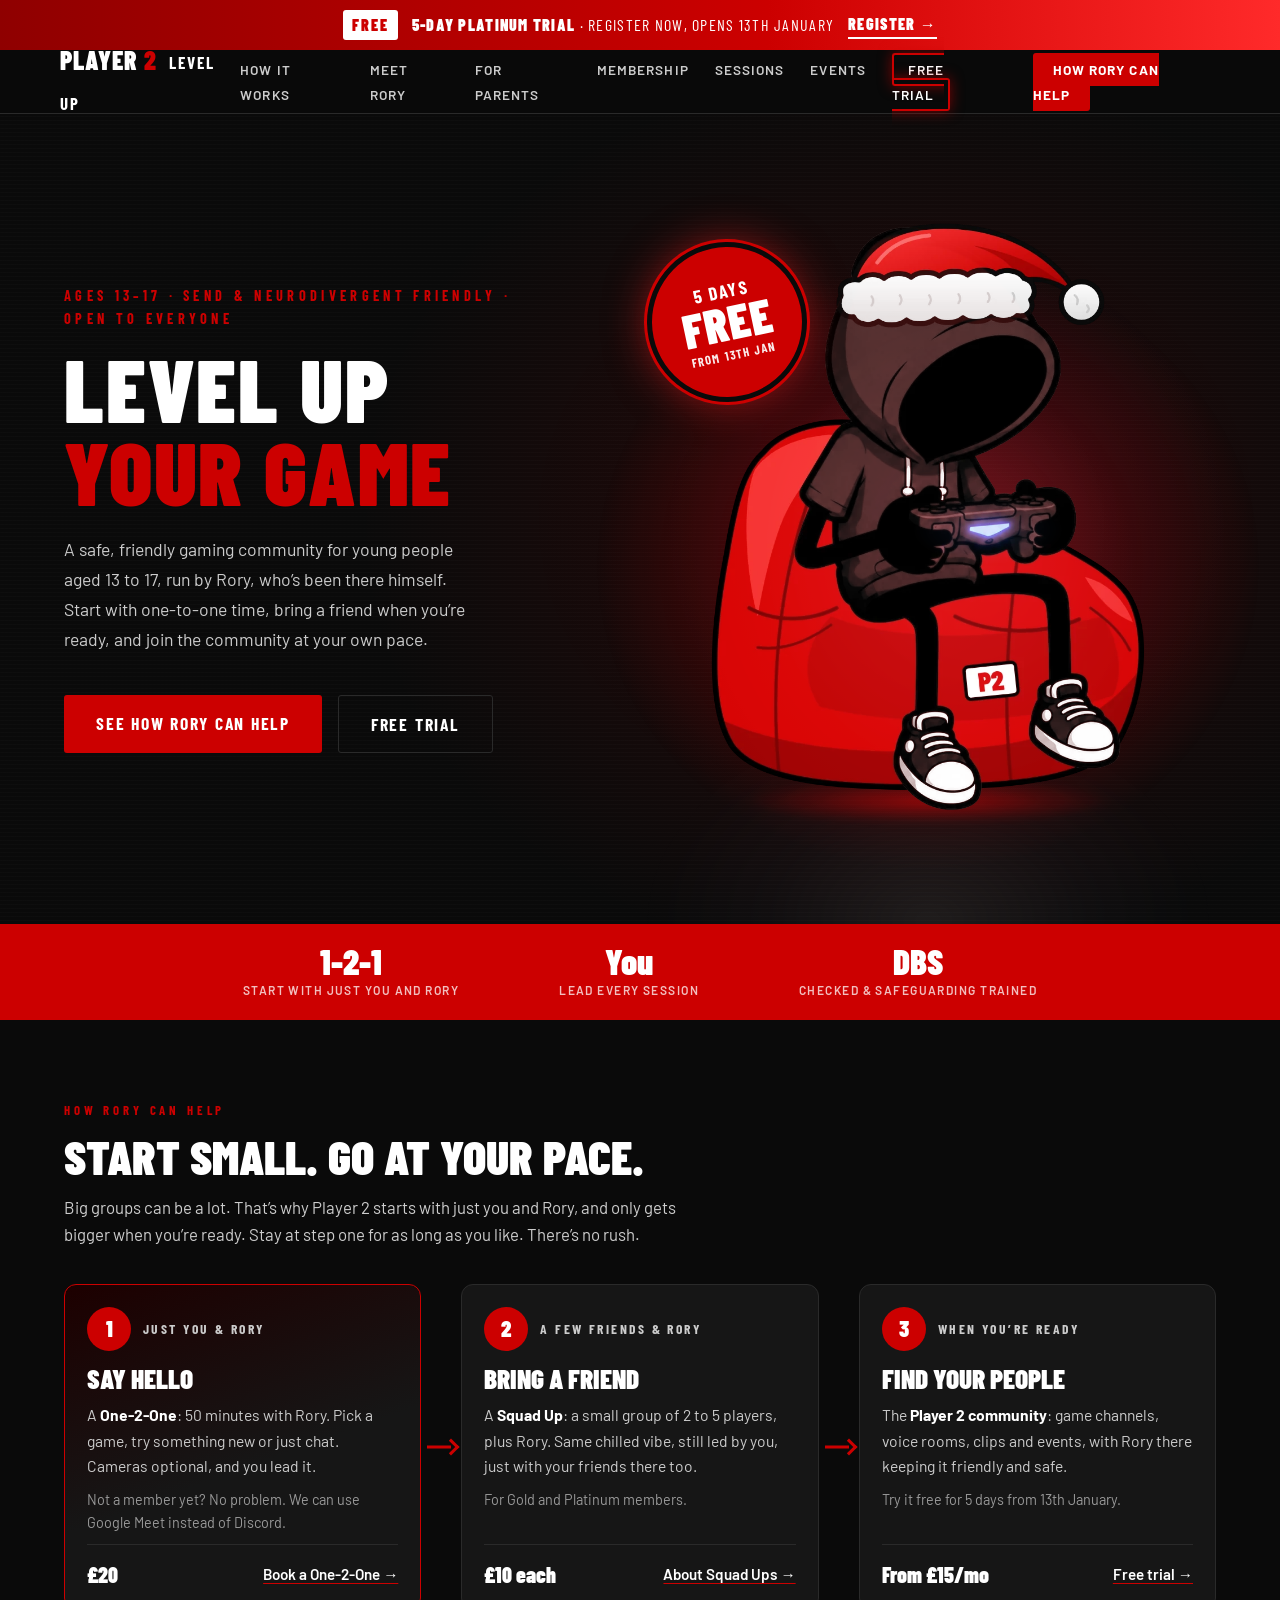
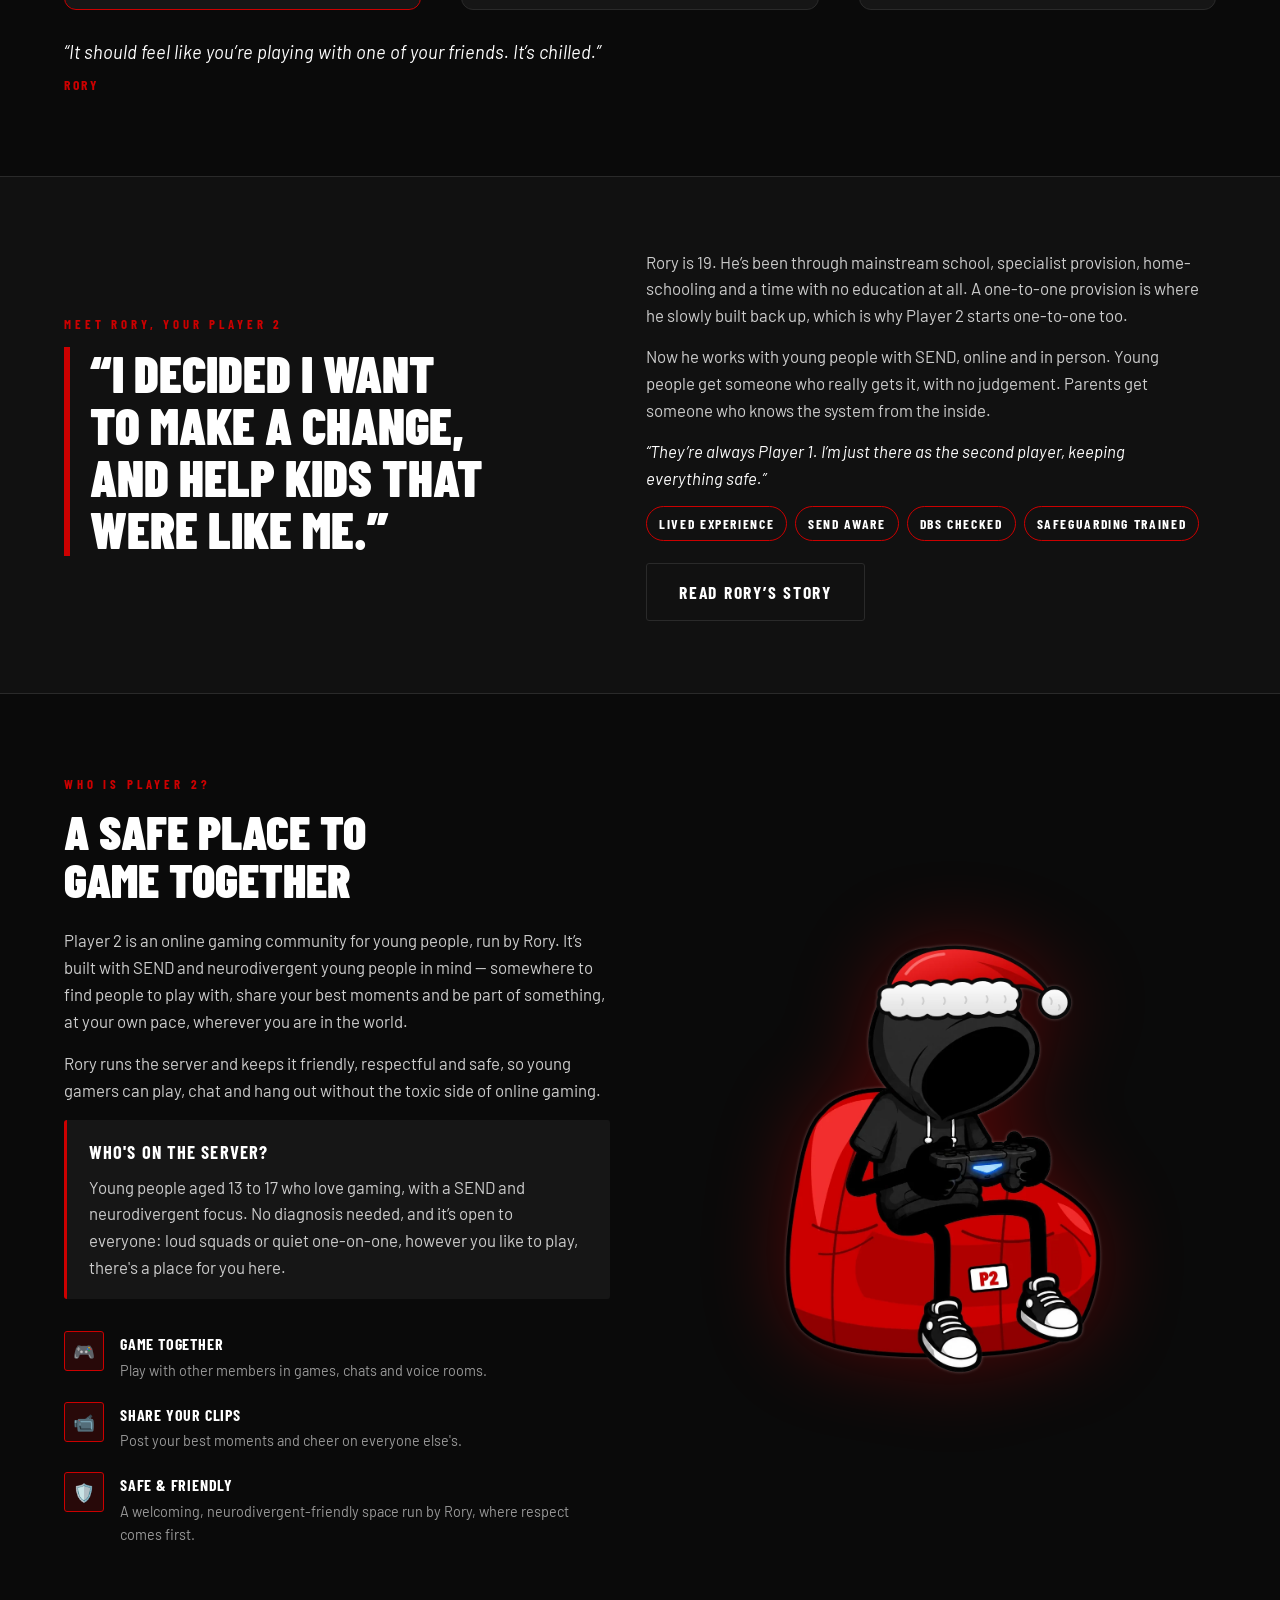
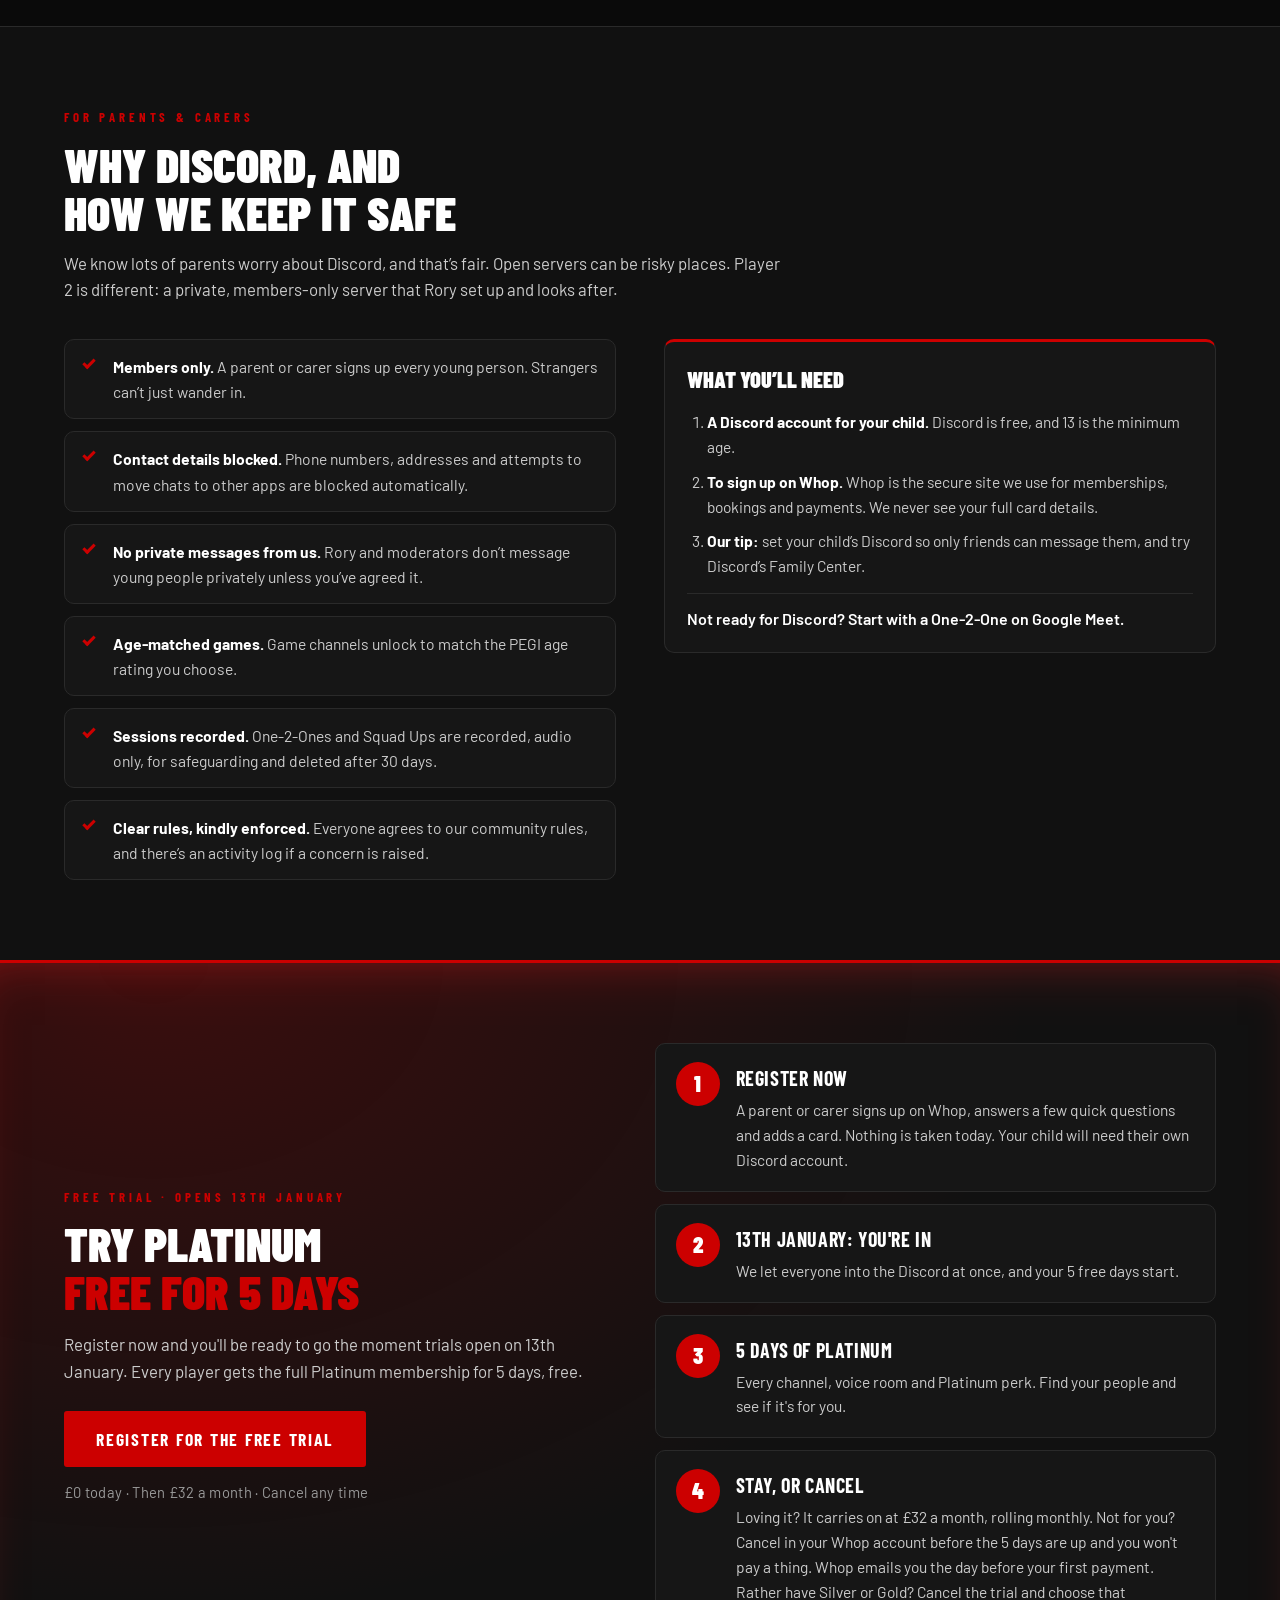
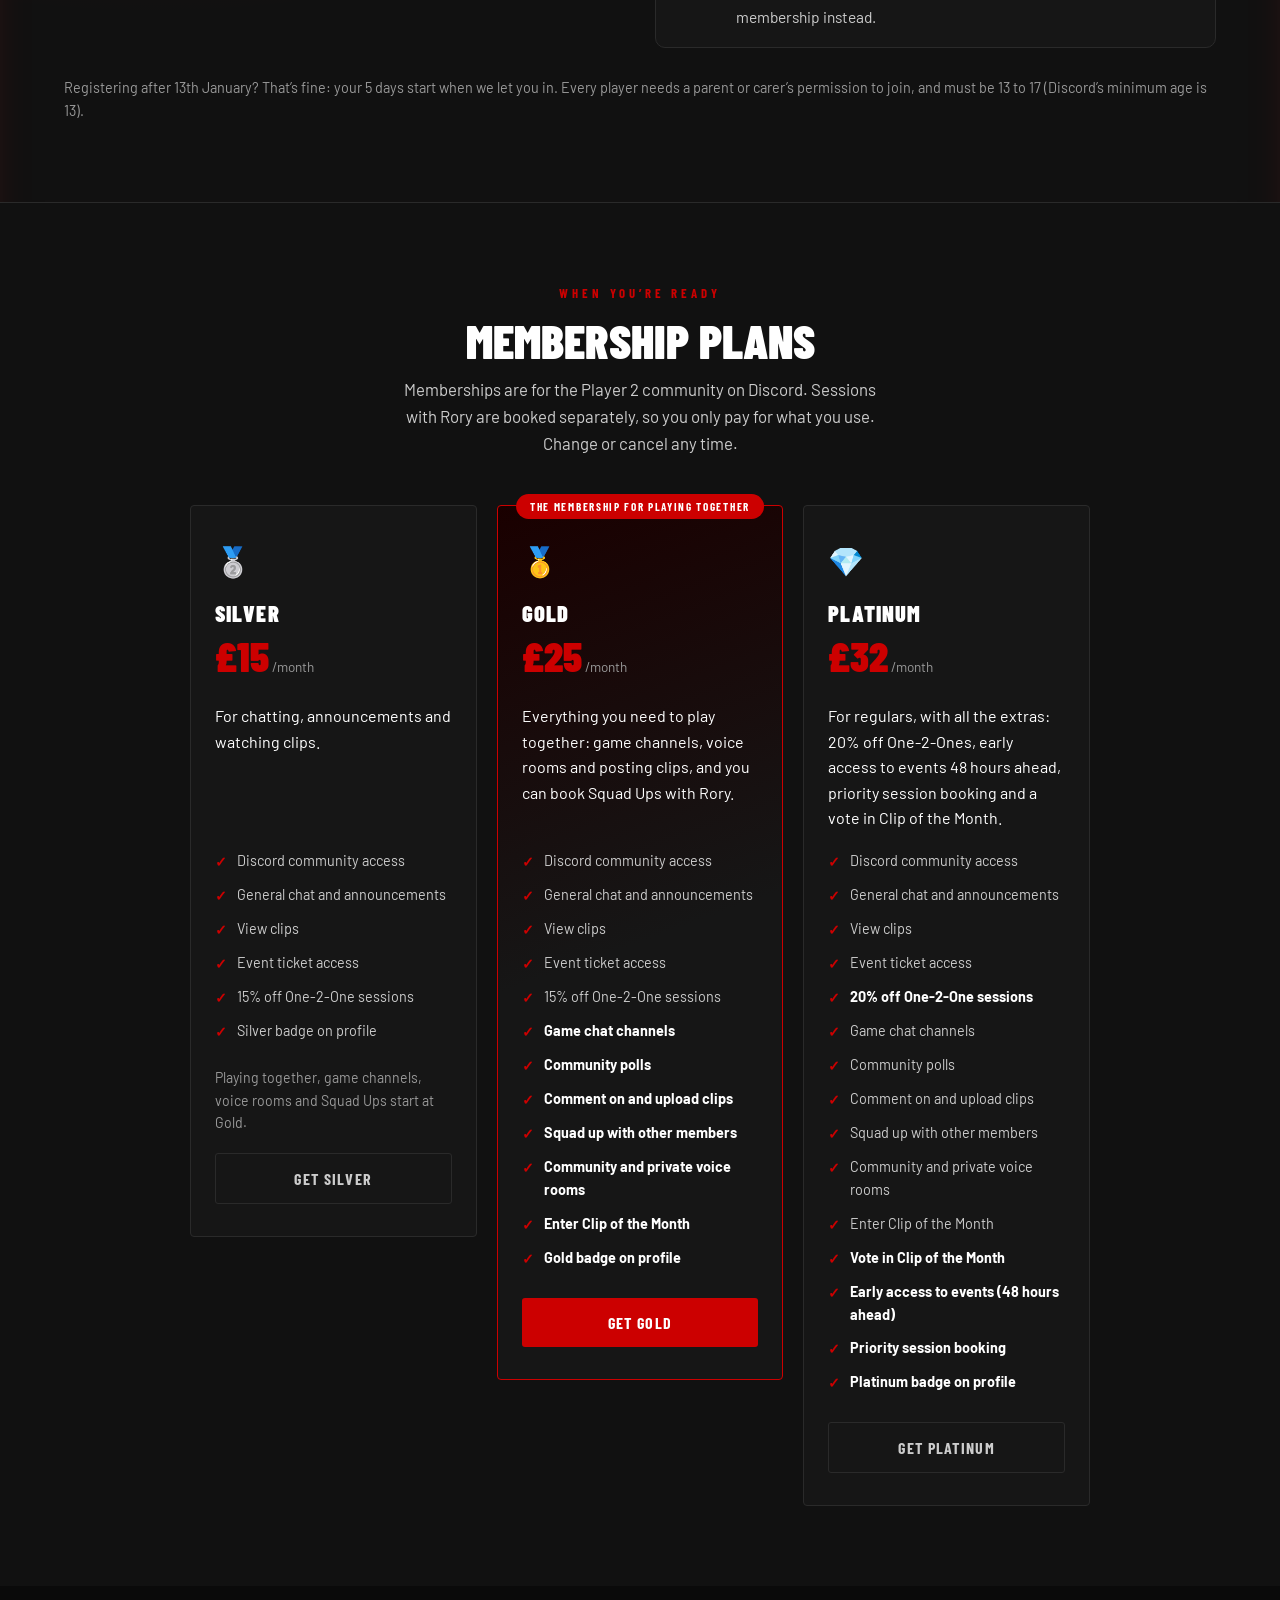
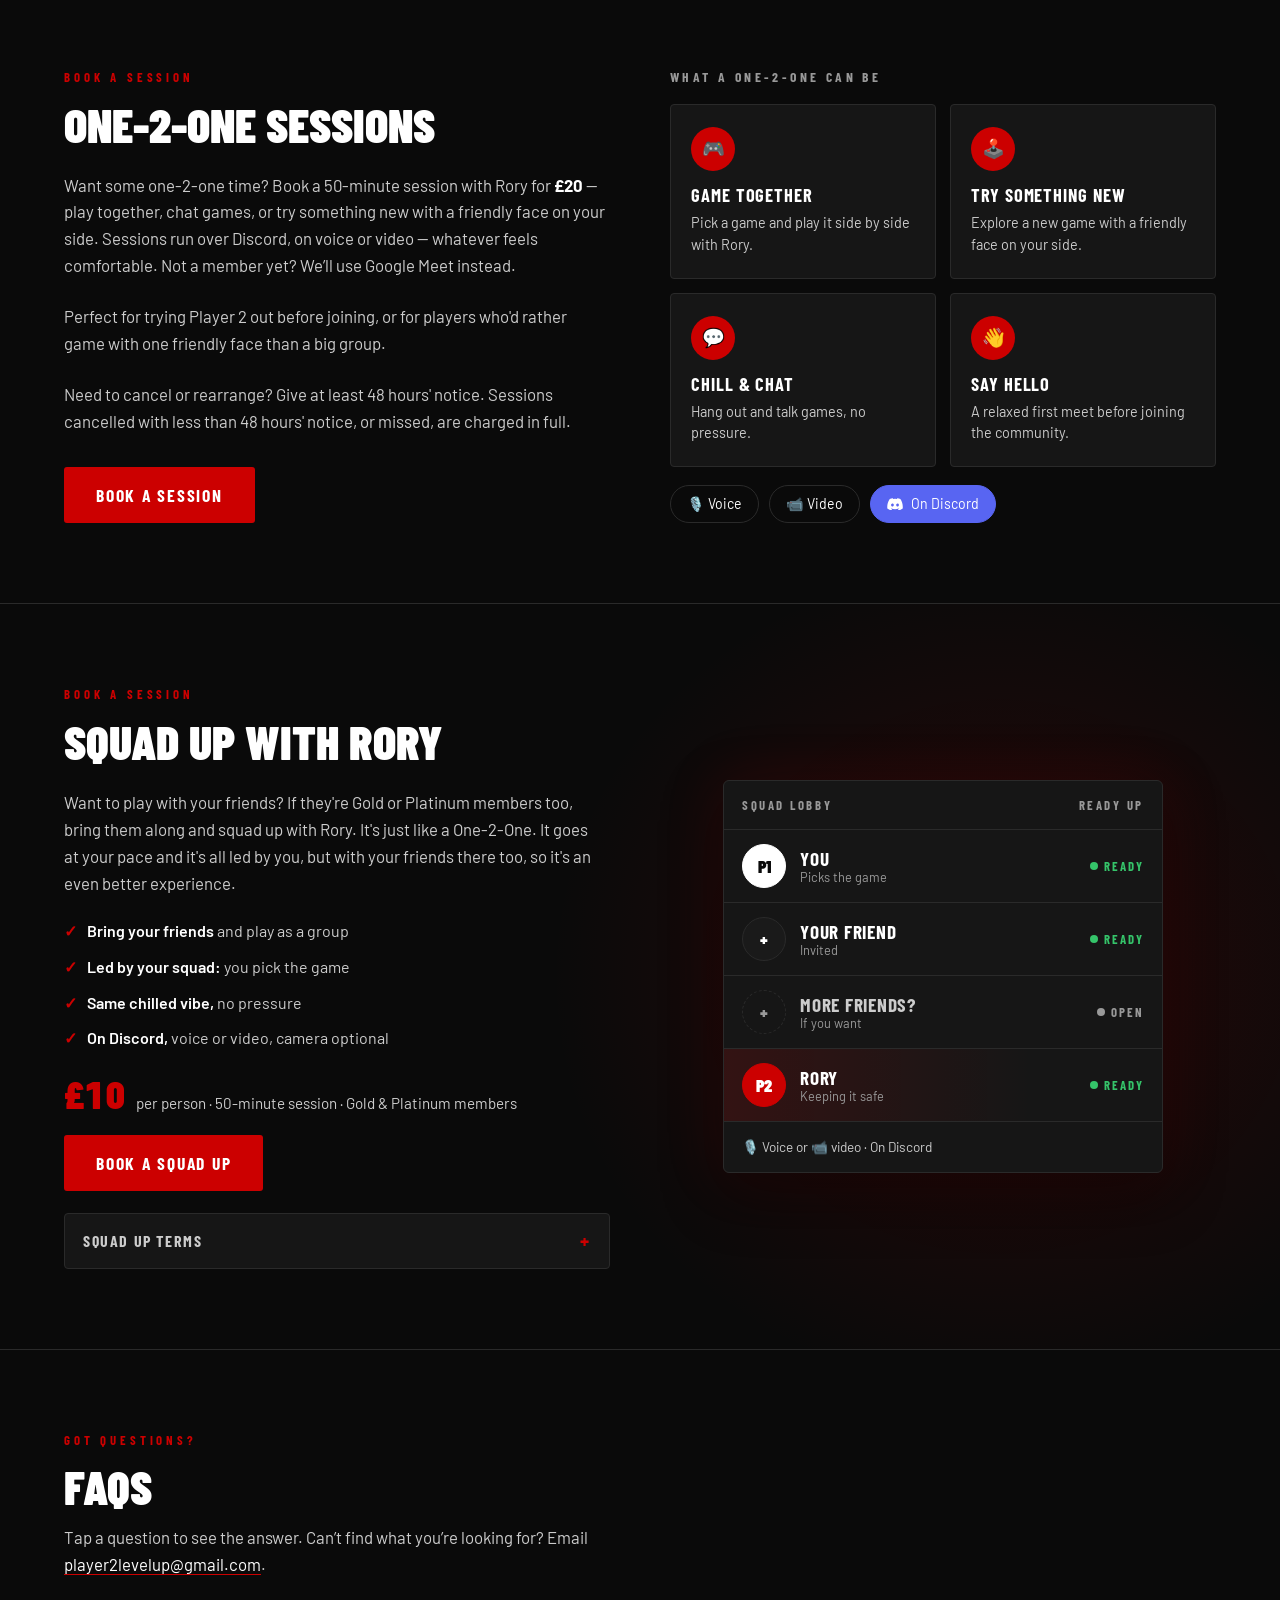
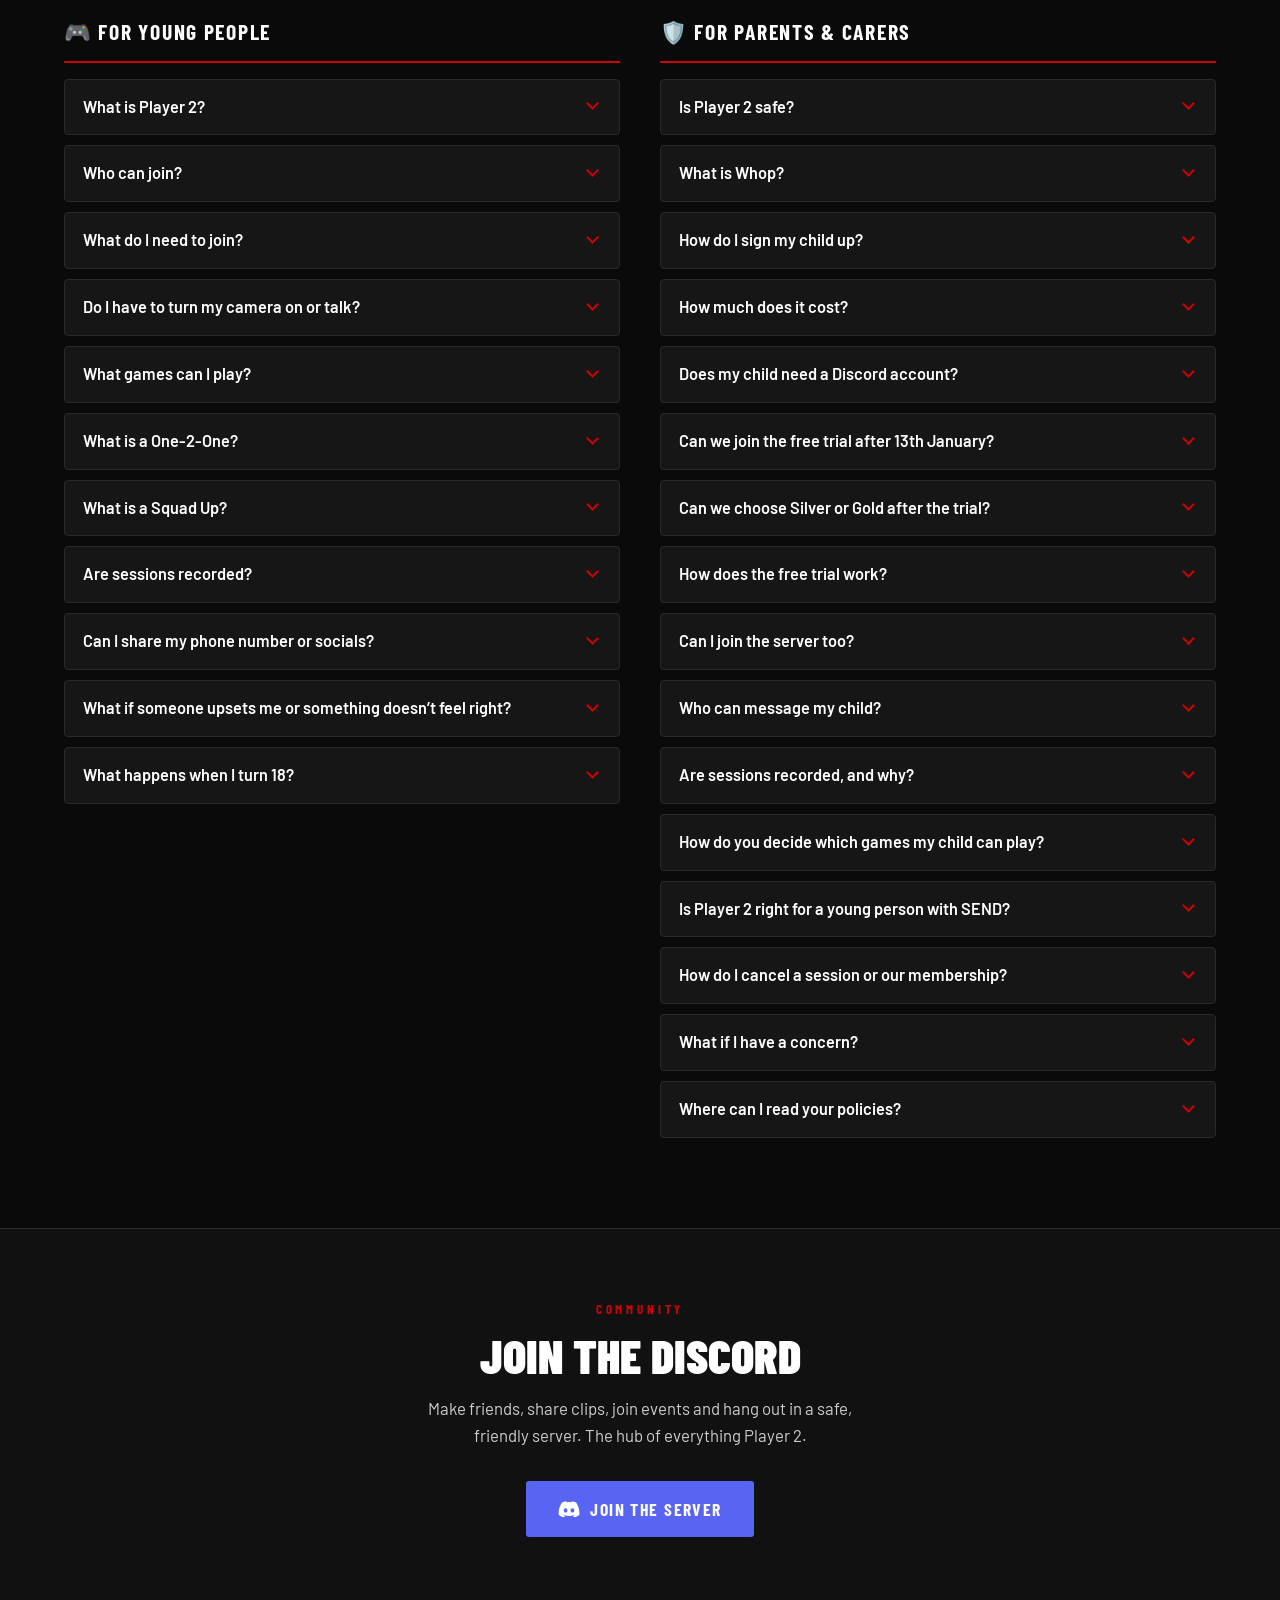
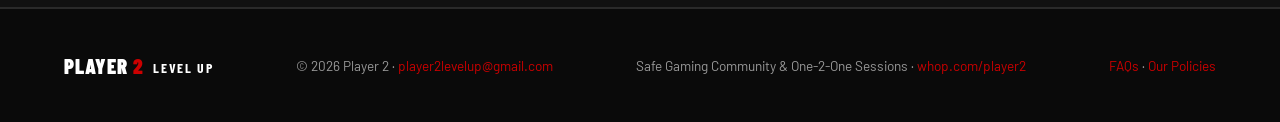
<file: index.html>
<!doctype html>
<html lang="en-GB">
<head>
<meta charset="utf-8">
<meta name="viewport" content="width=device-width, initial-scale=1, viewport-fit=cover">
<title>Player 2 Level Up | Safe SEND &amp; Neurodivergent-Friendly Gaming Community for 13–17s</title>
<meta name="description" content="A safe, friendly Discord gaming community for young people aged 13 to 17, run by Rory, who has been there himself. SEND and neurodivergent-friendly, open to everyone. Start with a One-2-One and go at your own pace.">
<meta name="theme-color" content="#0a0a0a">
<link rel="icon" href="data:image/svg+xml,%3Csvg xmlns='http://www.w3.org/2000/svg' viewBox='0 0 64 64'%3E%3Crect width='64' height='64' rx='12' fill='%230a0a0a'/%3E%3Ctext x='32' y='45' font-family='Arial Black,Arial,sans-serif' font-weight='900' font-size='34' text-anchor='middle' fill='%23CC0000'%3EP2%3C/text%3E%3C/svg%3E">
<meta property="og:type" content="website">
<meta property="og:site_name" content="Player 2 Level Up">
<meta property="og:title" content="Player 2 Level Up">
<meta property="og:description" content="A safe, friendly Discord gaming community for young people aged 13 to 17, built with SEND in mind and open to everyone. Join the community or book One-2-One sessions with Rory.">
<meta property="og:url" content="https://www.player2levelup.com/">
<link rel="canonical" href="https://www.player2levelup.com/">
<meta property="og:image" content="https://www.player2levelup.com/player2_share.jpg">
<meta property="og:image:width" content="1200">
<meta property="og:image:height" content="630">
<meta name="twitter:card" content="summary_large_image">
<link rel="stylesheet" href="https://fonts.googleapis.com/css2?family=Barlow+Condensed:wght@400;700;900&family=Barlow:wght@400;500;600&display=swap">
<link rel="stylesheet" href="styles.css?v=202611251500">
<script type="application/ld+json">
{"@context":"https://schema.org","@type":"Organization","name":"Player 2 Level Up","alternateName":"Player 2","url":"https://www.player2levelup.com/","logo":"https://www.player2levelup.com/player2_share.jpg","email":"player2levelup@gmail.com","sameAs":["https://whop.com/player2"],"description":"A safe, SEND-friendly Discord gaming community for young people aged 13 to 17, run by Rory."}
</script>
</head>
<body>
<!-- FREE TRIAL BAR -->
<a class="trial-bar" href="#free-trial">
  <span class="trial-bar-tag">Free</span>
  <span class="trial-bar-text"><strong>5-day Platinum trial</strong><span class="trial-bar-more"> · Register now, opens 13th January</span></span>
  <span class="trial-bar-go">Register &rarr;</span>
</a>
<!-- NAV -->
<nav>
  <a class="nav-logo" href="index.html"><span>PLAYER</span> 2 <em>LEVEL UP</em></a>
  <ul class="nav-links" id="navLinks">
    <li><a href="#how">How It Works</a></li>
    <li><a href="rory.html">Meet Rory</a></li>
    <li><a href="#parents">For Parents</a></li>
    <li><a href="#membership">Membership</a></li>
    <li><a href="#sessions">Sessions</a></li>
    <li><a href="events.html">Events</a></li>
    <li><a href="index.html#free-trial" class="nav-trial">Free Trial</a></li>
    <li><a href="index.html#how" class="nav-cta">How Rory Can Help</a></li>
  </ul>
  <button class="nav-hamburger" id="hamburger" aria-label="Menu" aria-expanded="false">
    <span></span><span></span><span></span>
  </button>
</nav>



<!-- HERO -->
<section class="hero">
  <div class="hero-content">
    <p class="hero-eyebrow">Ages&nbsp;13–17 · SEND &amp; Neurodivergent&nbsp;Friendly · Open&nbsp;to&nbsp;Everyone</p>
    <h1 class="hero-title">
      Level Up<br>
      <span class="line-red">Your Game</span>
    </h1>
    <p class="hero-subtitle">A safe, friendly gaming community for young people aged 13 to 17, run by Rory, who&rsquo;s been there himself. Start with <span style="white-space:nowrap">one-to-one</span> time, bring a friend when you&rsquo;re ready, and join the community at your own pace.</p>
    <div class="hero-buttons">
      <a href="#how" class="btn-primary">See How Rory Can Help</a>
      <a href="#free-trial" class="btn-secondary">Free Trial</a>
    </div>
  </div>
  <div class="hero-image hero-anim" id="heroAnim" aria-label="The Player 2 mascot sits on his red bean bag in the dark as the TV comes on, the room lights up red and his controller glows" role="img">
    <a class="trial-sticker" href="#free-trial" aria-label="5 days free Platinum trial, from 13th January"><span class="ts-top">5 days</span><span class="ts-big">Free</span><span class="ts-small">From 13th Jan</span></a>
    <div class="ha-glow" id="haGlow"></div>
    <div class="ha-glow blue" id="haGlowB"></div>
    <div class="ha-glare" id="haGlare"></div>
    <div class="ha-char" id="haChar">
      <img id="haMascot" src="mascot.webp" width="780" height="1047" alt="">
      <div class="ha-tint red" id="haTintR"></div>
      <div class="ha-tint blue" id="haTintB"></div>
      <div class="ha-pad" id="haPad"></div>
    </div>
  </div>
</section>

<!-- STATS BAR -->
<div class="stats-bar">
  <div class="stat">
    <div class="stat-num">1-2-1</div>
    <div class="stat-label">Start with just you and Rory</div>
  </div>
  <div class="stat">
    <div class="stat-num">You</div>
    <div class="stat-label">Lead every session</div>
  </div>
  <div class="stat">
    <div class="stat-num">DBS</div>
    <div class="stat-label">Checked &amp; safeguarding trained</div>
  </div>
</div>





<!-- HOW RORY CAN HELP -->
<section class="how" id="how">
  <div class="section-head">
    <p class="section-eyebrow">How Rory Can Help</p>
    <h2 class="section-title">Start Small. <span class="line-red">Go at Your Pace.</span></h2>
    <p class="lead">Big groups can be a lot. That&rsquo;s why Player 2 starts with just you and Rory, and only gets bigger when you&rsquo;re ready. Stay at step one for as long as you like. There&rsquo;s no rush.</p>
  </div>
  <ol class="path">
    <li class="path-step">
      <div class="path-top"><span class="path-num">1</span><span class="path-kicker">Just you &amp; Rory</span></div>
      <h3>Say Hello</h3>
      <p>A <strong>One-2-One</strong>: 50 minutes with Rory. Pick a game, try something new or just chat. Cameras optional, and you lead it.</p>
      <p class="path-small">Not a member yet? No problem. We can use Google Meet instead of Discord.</p>
      <div class="path-foot"><span class="path-price">£20</span><a href="https://whop.com/player2/one-2-one-session-with-rory" target="_blank" rel="noopener noreferrer">Book a One-2-One &rarr;</a></div>
    </li>
    <li class="path-arrow" aria-hidden="true"></li>
    <li class="path-step">
      <div class="path-top"><span class="path-num">2</span><span class="path-kicker">A few friends &amp; Rory</span></div>
      <h3>Bring a Friend</h3>
      <p>A <strong>Squad Up</strong>: a small group of 2 to 5 players, plus Rory. Same chilled vibe, still led by you, just with your friends there too.</p>
      <p class="path-small">For Gold and Platinum members.</p>
      <div class="path-foot"><span class="path-price">£10 each</span><a href="#squad-up">About Squad Ups &rarr;</a></div>
    </li>
    <li class="path-arrow" aria-hidden="true"></li>
    <li class="path-step">
      <div class="path-top"><span class="path-num">3</span><span class="path-kicker">When you&rsquo;re ready</span></div>
      <h3>Find Your People</h3>
      <p>The <strong>Player 2 community</strong>: game channels, voice rooms, clips and events, with Rory there keeping it friendly and safe.</p>
      <p class="path-small">Try it free for 5 days from 13th January.</p>
      <div class="path-foot"><span class="path-price">From £15/mo</span><a href="#free-trial">Free trial &rarr;</a></div>
    </li>
  </ol>
  <p class="path-quote">&ldquo;It should feel like you&rsquo;re playing with one of your friends. It&rsquo;s chilled.&rdquo; <span>Rory</span></p>
</section>

<!-- MEET RORY -->
<section class="meet" id="meet-rory">
  <div class="meet-quote">
    <p class="section-eyebrow">Meet Rory, Your Player 2</p>
    <blockquote>&ldquo;I decided I want to make a change, and help kids that were like me.&rdquo;</blockquote>
  </div>
  <div class="meet-text">
    <p>Rory is <span id="roryAge">18</span>. He&rsquo;s been through mainstream school, specialist provision, home-schooling and a time with no education at all. A one-to-one provision is where he slowly built back up, which is why Player 2 starts one-to-one too.</p>
    <p>Now he works with young people with SEND, online and in person. Young people get someone who really gets it, with no judgement. Parents get someone who knows the system from the inside.</p>
    <p class="meet-quote-small">&ldquo;They&rsquo;re always Player 1. I&rsquo;m just there as the second player, keeping everything safe.&rdquo;</p>
    <ul class="meet-chips"><li>Lived experience</li><li>SEND aware</li><li>DBS checked</li><li>Safeguarding trained</li></ul>
    <a href="rory.html" class="btn-secondary">Read Rory&rsquo;s Story</a>
  </div>
</section>

<!-- ABOUT -->
<section class="section" id="about">
  <div class="about-grid">
    <div class="about-text">
      <p class="section-eyebrow">Who Is Player 2?</p>
      <h2 class="section-title">A Safe Place to Game Together</h2>
      <p>Player 2 is an online gaming community for young people, run by Rory. It&rsquo;s built with SEND and neurodivergent young people in mind — somewhere to find people to play with, share your best moments and be part of something, at your own pace, wherever you are in the world.</p>
      <p>Rory runs the server and keeps it friendly, respectful and safe, so young gamers can play, chat and hang out without the toxic side of online gaming.</p>
      <div class="who-callout">
        <strong>Who's on the server?</strong>
        <p>Young people aged 13 to 17 who love gaming, with a SEND and neurodivergent focus. No diagnosis needed, and it&rsquo;s open to everyone: loud squads or quiet one-on-one, however you like to play, there's a place for you here.</p>
      </div>
      <div class="about-features">
        <div class="feature">
          <div class="feature-icon">🎮</div>
          <div class="feature-body">
            <strong>Game Together</strong>
            <p>Play with other members in games, chats and voice rooms.</p>
          </div>
        </div>
        <div class="feature">
          <div class="feature-icon">📹</div>
          <div class="feature-body">
            <strong>Share Your Clips</strong>
            <p>Post your best moments and cheer on everyone else's.</p>
          </div>
        </div>
        <div class="feature">
          <div class="feature-icon">🛡️</div>
          <div class="feature-body">
            <strong>Safe &amp; Friendly</strong>
            <p>A welcoming, neurodivergent-friendly space run by Rory, where respect comes first.</p>
          </div>
        </div>
      </div>
    </div>
    <div class="about-visual">
      <img src="mascot.webp" width="780" height="1047" alt="Player 2 mascot on his bean bag">
    </div>
  </div>
</section>

<!-- FOR PARENTS -->
<section class="parents" id="parents">
  <div class="section-head">
    <p class="section-eyebrow">For Parents &amp; Carers</p>
    <h2 class="section-title">Why Discord, and <span class="line-red">How We Keep It Safe</span></h2>
    <p class="lead">We know lots of parents worry about Discord, and that&rsquo;s fair. Open servers can be risky places. Player 2 is different: a private, members-only server that Rory set up and looks after.</p>
  </div>
  <div class="parents-grid">
    <ul class="safe-list">
      <li><strong>Members only.</strong> A parent or carer signs up every young person. Strangers can&rsquo;t just wander in.</li>
      <li><strong>Contact details blocked.</strong> Phone numbers, addresses and attempts to move chats to other apps are blocked automatically.</li>
      <li><strong>No private messages from us.</strong> Rory and moderators don&rsquo;t message young people privately unless you&rsquo;ve agreed it.</li>
      <li><strong>Age-matched games.</strong> Game channels unlock to match the PEGI age rating you choose.</li>
      <li><strong>Sessions recorded.</strong> One-2-Ones and Squad Ups are recorded, audio only, for safeguarding and deleted after 30 days.</li>
      <li><strong>Clear rules, kindly enforced.</strong> Everyone agrees to our community rules, and there&rsquo;s an activity log if a concern is raised.</li>
    </ul>
    <div class="parents-side">
      <div class="need-box">
        <h3>What you&rsquo;ll need</h3>
        <ol>
          <li><strong>A Discord account for your child.</strong> Discord is free, and 13 is the minimum age.</li>
          <li><strong>To sign up on Whop.</strong> Whop is the secure site we use for memberships, bookings and payments. We never see your full card details.</li>
          <li><strong>Our tip:</strong> set your child&rsquo;s Discord so only friends can message them, and try Discord&rsquo;s Family Center.</li>
        </ol>
        <p class="need-alt">Not ready for Discord? Start with a One-2-One on Google Meet.</p>
      </div>
    </div>
  </div>
</section>

<!-- FREE TRIAL -->
<section class="trial" id="free-trial">
  <div class="trial-inner">
    <div class="trial-text">
      <p class="section-eyebrow">Free Trial · Opens 13th January</p>
      <h2 class="section-title">Try Platinum <span class="line-red">Free for 5 Days</span></h2>
      <p class="trial-lead">Register now and you'll be ready to go the moment trials open on 13th January. Every player gets the full Platinum membership for 5 days, free.</p>
      <a href="https://whop.com/checkout/plan_I6NulbVt9PTqy" target="_blank" rel="noopener noreferrer" class="btn-primary">Register for the Free Trial</a>
      <p class="trial-small">£0 today · Then £32 a month · Cancel any time</p>
    </div>
    <ol class="trial-steps">
      <li><span class="trial-num">1</span><div><h3>Register now</h3><p>A parent or carer signs up on Whop, answers a few quick questions and adds a card. Nothing is taken today. Your child will need their own Discord account.</p></div></li>
      <li><span class="trial-num">2</span><div><h3>13th January: you're in</h3><p>We let everyone into the Discord at once, and your 5 free days start.</p></div></li>
      <li><span class="trial-num">3</span><div><h3>5 days of Platinum</h3><p>Every channel, voice room and Platinum perk. Find your people and see if it's for you.</p></div></li>
      <li><span class="trial-num">4</span><div><h3>Stay, or cancel</h3><p>Loving it? It carries on at £32 a month, rolling monthly. Not for you? Cancel in your Whop account before the 5 days are up and you won't pay a thing. Whop emails you the day before your first payment. Rather have Silver or Gold? Cancel the trial and choose that membership instead.</p></div></li>
    </ol>
  </div>
  <p class="trial-note">Registering after 13th January? That&rsquo;s fine: your 5 days start when we let you in. Every player needs a parent or carer&rsquo;s permission to join, and must be 13 to 17 (Discord&rsquo;s minimum age is 13).</p>
</section>

<!-- MEMBERSHIP -->
<section class="membership" id="membership">
  <p class="section-eyebrow">When You&rsquo;re Ready</p>
  <h2 class="section-title">Membership Plans</h2>
  <p class="lead">Memberships are for the Player 2 community on Discord. Sessions with Rory are booked separately, so you only pay for what you use. Change or cancel any time.</p>

  <div class="tiers">
    <!-- SILVER -->
    <div class="tier">
      <div class="tier-icon">🥈</div>
      <div class="tier-name">Silver</div>
      <div class="tier-price">
        <span class="amount">£15</span>
        <span class="period">/month</span>
      </div>
      <p class="tier-tag">For chatting, announcements and watching clips.</p>
      <ul class="tier-perks">
        <li>Discord community access</li>
        <li>General chat and announcements</li>
        <li>View clips</li>
        <li>Event ticket access</li>
        <li>15% off One-2-One sessions</li>
        <li>Silver badge on profile</li>
      </ul>
      <p class="tier-note">Playing together, game channels, voice rooms and Squad Ups start at Gold.</p>
      <a href="https://whop.com/player2/player-2-silver-membership" target="_blank" rel="noopener noreferrer" class="tier-btn tier-btn-outline">Get Silver</a>
    </div>

    <!-- GOLD -->
    <div class="tier featured">
      <div class="tier-badge">The membership for playing together</div>
      <div class="tier-icon">🥇</div>
      <div class="tier-name">Gold</div>
      <div class="tier-price">
        <span class="amount">£25</span>
        <span class="period">/month</span>
      </div>
      <p class="tier-tag">Everything you need to play together: game channels, voice rooms and posting clips, and you can book Squad Ups with Rory.</p>
      <ul class="tier-perks">
        <li>Discord community access</li>
        <li>General chat and announcements</li>
        <li>View clips</li>
        <li>Event ticket access</li>
        <li>15% off One-2-One sessions</li>
        <li class="new">Game chat channels</li>
        <li class="new">Community polls</li>
        <li class="new">Comment on and upload clips</li>
        <li class="new">Squad up with other members</li>
        <li class="new">Community and private voice rooms</li>
        <li class="new">Enter Clip of the Month</li>
        <li class="new">Gold badge on profile</li>
      </ul>
      <a href="https://whop.com/player2/player-2-gold-membership" target="_blank" rel="noopener noreferrer" class="tier-btn tier-btn-solid">Get Gold</a>
    </div>

    <!-- PLATINUM -->
    <div class="tier">
      <div class="tier-icon">💎</div>
      <div class="tier-name">Platinum</div>
      <div class="tier-price">
        <span class="amount">£32</span>
        <span class="period">/month</span>
      </div>
      <p class="tier-tag">For regulars, with all the extras: 20% off One-2-Ones, early access to events 48 hours ahead, priority session booking and a vote in Clip of the Month.</p>
      <ul class="tier-perks">
        <li>Discord community access</li>
        <li>General chat and announcements</li>
        <li>View clips</li>
        <li>Event ticket access</li>
        <li class="new">20% off One-2-One sessions</li>
        <li>Game chat channels</li>
        <li>Community polls</li>
        <li>Comment on and upload clips</li>
        <li>Squad up with other members</li>
        <li>Community and private voice rooms</li>
        <li>Enter Clip of the Month</li>
        <li class="new">Vote in Clip of the Month</li>
        <li class="new">Early access to events (48 hours ahead)</li>
        <li class="new">Priority session booking</li>
        <li class="new">Platinum badge on profile</li>
      </ul>
      <a href="https://whop.com/player2/player-2-platinum-membership" target="_blank" rel="noopener noreferrer" class="tier-btn tier-btn-outline">Get Platinum</a>
    </div>
  </div>
</section>

<!-- SESSIONS -->
<section class="sessions" id="sessions">
  <div>
    <p class="section-eyebrow">Book a Session</p>
    <h2 class="section-title">One-2-One Sessions</h2>
    <p style="color: var(--grey-lt); margin-bottom: 24px; font-size: 1.05rem;">Want some one-2-one time? Book a 50-minute session with Rory for <strong style="color:var(--white)">£20</strong> — play together, chat games, or try something new with a friendly face on your side. Sessions run over Discord, on voice or video — whatever feels comfortable. Not a member yet? We&rsquo;ll use Google Meet instead.</p>
    <p style="color: var(--grey-lt); margin-bottom: 24px; font-size: 1.05rem;">Perfect for trying Player 2 out before joining, or for players who'd rather game with one friendly face than a big group.</p>
    <p style="color: var(--grey-lt); margin-bottom: 32px; font-size: 1.05rem;">Need to cancel or rearrange? Give at least 48 hours' notice. Sessions cancelled with less than 48 hours' notice, or missed, are charged in full.</p>
    <a href="https://whop.com/player2/one-2-one-session-with-rory" target="_blank" rel="noopener noreferrer" class="btn-primary">Book a Session</a>
  </div>
  <div class="session-highlights">
    <p class="highlights-label">What a One-2-One can be</p>
    <div class="highlight-grid">
      <div class="highlight">
        <div class="highlight-icon">🎮</div>
        <strong>Game Together</strong>
        <p>Pick a game and play it side by side with Rory.</p>
      </div>
      <div class="highlight">
        <div class="highlight-icon">🕹️</div>
        <strong>Try Something New</strong>
        <p>Explore a new game with a friendly face on your side.</p>
      </div>
      <div class="highlight">
        <div class="highlight-icon">💬</div>
        <strong>Chill &amp; Chat</strong>
        <p>Hang out and talk games, no pressure.</p>
      </div>
      <div class="highlight">
        <div class="highlight-icon">👋</div>
        <strong>Say Hello</strong>
        <p>A relaxed first meet before joining the community.</p>
      </div>
    </div>
    <div class="highlight-modes">
      <span class="mode">🎙️ Voice</span>
      <span class="mode">📹 Video</span>
      <span class="mode mode-discord"><svg width="16" height="12" viewBox="0 0 71 55" fill="currentColor" aria-hidden="true"><path d="M60.1 4.9A58.8 58.8 0 0 0 45.7.7a41 41 0 0 0-1.8 3.7 54.4 54.4 0 0 0-16.3 0A39.5 39.5 0 0 0 25.8.7 58.6 58.6 0 0 0 11.4 5C1.6 19.7-1 34 .3 48.1a59.1 59.1 0 0 0 18 9.1 44.8 44.8 0 0 0 3.9-6.3 38.4 38.4 0 0 1-6.1-2.9l1.5-1.1a42.2 42.2 0 0 0 36.1 0l1.5 1.1a38.4 38.4 0 0 1-6.1 2.9 44.6 44.6 0 0 0 3.8 6.3 59 59 0 0 0 18-9.1C72.5 31.7 68.6 17.5 60.1 4.9ZM23.8 39.4c-3.5 0-6.4-3.2-6.4-7.1s2.8-7.2 6.4-7.2c3.5 0 6.4 3.2 6.4 7.2s-2.9 7.1-6.4 7.1Zm23.4 0c-3.5 0-6.4-3.2-6.4-7.1s2.8-7.2 6.4-7.2c3.5 0 6.4 3.2 6.4 7.2s-2.9 7.1-6.4 7.1Z"/></svg> On Discord</span>
    </div>
  </div>
</section>

<!-- SQUAD UP -->
<section class="squad" id="squad-up">
  <div class="squad-text">
    <p class="section-eyebrow">Book a Session</p>
    <h2 class="section-title">Squad Up with Rory</h2>
    <p>Want to play with your friends? If they're Gold or Platinum members too, bring them along and squad up with Rory. It's just like a One-2-One. It goes at your pace and it's all led by you, but with your friends there too, so it's an even better experience.</p>
    <ul class="check-list">
      <li><span><strong>Bring your friends</strong> and play as a group</span></li>
      <li><span><strong>Led by your squad:</strong> you pick the game</span></li>
      <li><span><strong>Same chilled vibe,</strong> no pressure</span></li>
      <li><span><strong>On Discord,</strong> voice or video, camera optional</span></li>
    </ul>
    <div class="price-line"><span class="price-big">£10</span><span>per person · 50-minute session · <span style="white-space:nowrap">Gold &amp; Platinum members</span></span></div>
    <a href="https://whop.com/player2/squad-up-with-rory-1-hour-per-person" target="_blank" rel="noopener noreferrer" class="btn-primary">Book a Squad Up</a>
    <details class="terms">
      <summary>Squad Up terms</summary>
      <ol>
        <li>Squad Up is for Gold and Platinum members. Every player in the squad needs an active Gold or Platinum membership. Squad Ups are paid for separately and aren't included in any membership.</li>
        <li>Every player needs a parent or carer's permission to join, and must be 13 to 17 (Discord's minimum age is 13).</li>
        <li>Squad size depends on the game: up to 5 players, plus Rory. Each player joins from their own Discord account.</li>
        <li>Cameras are optional. Voice only is completely fine.</li>
        <li>Squad Ups are £10 per person for a 50-minute session, booked and paid for in advance through Whop.</li>
        <li>Need to cancel or move a session? Give at least 48 hours' notice and we'll move it or refund you. Places cancelled with less than 48 hours' notice, and missed sessions, aren't refunded.</li>
        <li>The Player 2 community rules apply to everyone: be respectful and kind, with no bullying and no inappropriate language or content. Rory can pause or end a session if the rules are broken.</li>
        <li>Rory is DBS checked and safeguarding trained. Any concern about a young person's safety will be passed on to the right people.</li>
      </ol>
    </details>
  </div>
  <div class="lobby" role="img" aria-label="Example squad lobby: you, your friends and Rory as Player 2">
    <div class="lobby-head"><span>Squad Lobby</span><span>Ready up</span></div>
    <ul class="lobby-slots">
      <li class="slot you"><span class="slot-tag">P1</span><span class="slot-name">You<small>Picks the game</small></span><span class="slot-ready">Ready</span></li>
      <li class="slot"><span class="slot-tag">+</span><span class="slot-name">Your friend<small>Invited</small></span><span class="slot-ready">Ready</span></li>
      <li class="slot empty"><span class="slot-tag">+</span><span class="slot-name">More friends?<small>If you want</small></span><span class="slot-ready muted">Open</span></li>
      <li class="slot rory"><span class="slot-tag">P2</span><span class="slot-name">Rory<small>Keeping it safe</small></span><span class="slot-ready">Ready</span></li>
    </ul>
    <div class="lobby-foot">🎙️ Voice or 📹 video · On Discord</div>
  </div>
</section>

<!-- FAQ -->
<section class="faq" id="faq">
  <div class="section-head">
    <p class="section-eyebrow">Got Questions?</p>
    <h2 class="section-title">FAQs</h2>
    <p>Tap a question to see the answer. Can’t find what you’re looking for? Email <a href="mailto:player2levelup@gmail.com">player2levelup@gmail.com</a>.</p>
  </div>
  <div class="faq-groups">
    <div class="faq-group" id="faq-young-people">
      <h3><span aria-hidden="true">🎮</span> For Young People</h3>
      <details class="faq-item">
        <summary>What is Player 2?</summary>
        <div class="faq-answer"><p>A safe, friendly gaming community on Discord, run by Rory. It’s built with SEND and neurodivergent young people in mind, so you can game, chat, share clips and hang out at your own pace, without the toxic side of online gaming.</p></div>
      </details>
      <details class="faq-item">
        <summary>Who can join?</summary>
        <div class="faq-answer"><p>Anyone aged 13 to 17 who loves gaming. A parent or carer needs to give permission and sign you up. 13 is Discord’s minimum age, so nobody younger can join.</p></div>
      </details>
      <details class="faq-item">
        <summary>What do I need to join?</summary>
        <div class="faq-answer"><p>A Discord account, and a parent or carer to sign you up through Whop. Once you’re signed up, you get access to the Player 2 Discord server.</p></div>
      </details>
      <details class="faq-item">
        <summary>Do I have to turn my camera on or talk?</summary>
        <div class="faq-answer"><p>No. Cameras are always optional and nobody will pressure you to turn yours on. Plenty of people just use voice, or stick to typing in the chat channels. Go at whatever pace feels right for you.</p></div>
      </details>
      <details class="faq-item">
        <summary>What games can I play?</summary>
        <div class="faq-answer"><p>Rory sets up channels for the games the community plays, and Gold and Platinum members can vote in polls. Your game channels are unlocked to match the age rating (PEGI) your parent or carer is happy with.</p></div>
      </details>
      <details class="faq-item">
        <summary>What is a One-2-One?</summary>
        <div class="faq-answer"><p>50 minutes of gaming with Rory, just you and him. Pick a game, try something new or just chat games. It happens in a private voice room on Discord and it’s led by you. A parent or carer books it.</p></div>
      </details>
      <details class="faq-item">
        <summary>What is a Squad Up?</summary>
        <div class="faq-answer"><p>Bring your friends and game with Rory for 50 minutes. It’s for 2 to 5 players plus Rory, and everyone in the squad needs to be a Gold or Platinum member.</p></div>
      </details>
      <details class="faq-item">
        <summary>Are sessions recorded?</summary>
        <div class="faq-answer"><p>One-2-One and Squad Up sessions with Rory are recorded (audio only) to keep everyone safe, and Rory tells you at the start. Recordings are deleted after 30 days. Public voice channels aren’t recorded.</p></div>
      </details>
      <details class="faq-item">
        <summary>Can I share my phone number or socials?</summary>
        <div class="faq-answer"><p>No. Keep things like your surname, school, address, phone number and other social media private. The server automatically blocks phone numbers and contact details, and if anyone asks you for them, tell a moderator.</p></div>
      </details>
      <details class="faq-item">
        <summary>What if someone upsets me or something doesn’t feel right?</summary>
        <div class="faq-answer"><p>Tell a moderator, use Discord’s report button, or tell your parent or carer. You won’t be in trouble for speaking up. The server isn’t watched 24 hours a day, so if nobody’s online and you need to talk, Childline is free on <strong>0800 1111</strong>. If you’re in danger, call <strong>999</strong>.</p></div>
      </details>
      <details class="faq-item">
        <summary>What happens when I turn 18?</summary>
        <div class="faq-answer"><p>Player 2 is for 13 to 17 year olds, so your membership ends when you turn 18.</p></div>
      </details>
    </div>
    <div class="faq-group" id="faq-parents">
      <h3><span aria-hidden="true">🛡️</span> For Parents &amp; Carers</h3>
      <details class="faq-item">
        <summary>Is Player 2 safe?</summary>
        <div class="faq-answer"><p>No online space can promise to be completely safe, so Player 2 is built to be as safe as we can make it. It’s a members-only, moderated Discord server run by Rory, who is DBS checked and safeguarding trained. Automatic filters block harmful language and contact details, an activity log helps us check what happened if a concern is raised, and only approved bots are allowed. The full details are in our <a href="policies.html">policies</a>.</p></div>
      </details>
      <details class="faq-item">
        <summary>What is Whop?</summary>
        <div class="faq-answer"><p>Whop is the secure online platform we use for memberships, session bookings and payments. A parent or carer signs up and pays on Whop, and it’s where you manage or cancel a membership. Whop handles card payments, so we never see or store your full card details. It also links to Discord, so your child gets the right access in the Player 2 server.</p></div>
      </details>
      <details class="faq-item">
        <summary>How do I sign my child up?</summary>
        <div class="faq-answer"><p>A parent or carer signs up and pays on Whop at <a href="https://whop.com/player2" target="_blank" rel="noopener noreferrer">whop.com/player2</a>. Choose a membership, answer a few quick questions, and your child gets access to the Player 2 Discord server.</p></div>
      </details>
      <details class="faq-item">
        <summary>How much does it cost?</summary>
        <div class="faq-answer"><p>Silver is £15, Gold £25 and Platinum £32 a month. Memberships roll monthly and you can cancel any time. One-2-One sessions are £20 for 50 minutes (members get 15% off, or 20% off with Platinum) and Squad Ups are £10 per person.</p></div>
      </details>
      <details class="faq-item">
        <summary>Does my child need a Discord account?</summary>
        <div class="faq-answer"><p>Yes, to join the community. Discord is free and the minimum age is 13. You’ll be asked for your child’s Discord username when you sign up on Whop. Not ready for Discord? A One-2-One can happen on Google Meet instead.</p></div>
      </details>
      <details class="faq-item">
        <summary>Can we join the free trial after 13th January?</summary>
        <div class="faq-answer"><p>Yes. Register on Whop whenever you like. Your 5 free days start when we let your child into the Discord.</p></div>
      </details>
      <details class="faq-item">
        <summary>Can we choose Silver or Gold after the trial?</summary>
        <div class="faq-answer"><p>Yes. The trial carries on as Platinum unless you cancel. If you’d rather have Silver or Gold, cancel the trial in your Whop account before the 5 days are up and choose the membership you want.</p></div>
      </details>
      <details class="faq-item">
        <summary>How does the free trial work?</summary>
        <div class="faq-answer"><p>Register on Whop now and nothing is taken today. On 13th January everyone is let into the Discord and the 5 free days of Platinum start. Cancel in your Whop account before the 5 days are up and you won’t pay anything. Whop emails you the day before your first payment. Otherwise it carries on at £32 a month.</p></div>
      </details>
      <details class="faq-item">
        <summary>Can I join the server too?</summary>
        <div class="faq-answer"><p>No. The server is just for young people aged 13 to 17, so parents and carers don’t join. You can contact Rory at any time at <a href="mailto:player2levelup@gmail.com">player2levelup@gmail.com</a>, and Discord’s Family Center lets you see a summary of your child’s activity.</p></div>
      </details>
      <details class="faq-item">
        <summary>Who can message my child?</summary>
        <div class="faq-answer"><p>Rory and moderators don’t send private messages to young people unless you’ve agreed it in advance. We recommend setting your child’s Discord privacy settings so only friends can message them. The server also blocks attempts to share phone numbers or move chats off Player 2.</p></div>
      </details>
      <details class="faq-item">
        <summary>Are sessions recorded, and why?</summary>
        <div class="faq-answer"><p>One-2-One and Squad Up sessions are recorded (audio only) to protect your child and Rory, and you agree to this when you book. Recordings are stored securely, kept for 30 days and then deleted, unless they’re needed because a concern has been raised. Public voice channels aren’t recorded.</p></div>
      </details>
      <details class="faq-item">
        <summary>How do you decide which games my child can play?</summary>
        <div class="faq-answer"><p>Game channels are unlocked to match the highest PEGI age rating you’re happy with. You can read how this works in our <a href="policies/Player2_Age_Appropriate_Games_Policy.pdf" target="_blank" rel="noopener">Age-Appropriate Games Policy</a>.</p></div>
      </details>
      <details class="faq-item">
        <summary>Is Player 2 right for a young person with SEND?</summary>
        <div class="faq-answer"><p>Player 2 is built with SEND in mind. Sessions are led by your child and go at their pace, cameras are optional, and Rory has been through SEND education himself, so he knows the system from the inside. A One-2-One is a gentle first step before joining the community.</p></div>
      </details>
      <details class="faq-item">
        <summary>How do I cancel a session or our membership?</summary>
        <div class="faq-answer"><p>For a session, email <a href="mailto:player2levelup@gmail.com">player2levelup@gmail.com</a> at least 48 hours before to move it or get a refund. Sessions cancelled with less than 48 hours’ notice, or missed, are charged in full. You can cancel a membership any time in your Whop account, and it stays active until the end of the month you’ve paid for.</p></div>
      </details>
      <details class="faq-item">
        <summary>What if I have a concern?</summary>
        <div class="faq-answer"><p>Email Rory at <a href="mailto:player2levelup@gmail.com">player2levelup@gmail.com</a>. Any safeguarding concern is dealt with under our Safeguarding Policy and passed to the right services when needed. If a child is in immediate danger, call <strong>999</strong>.</p></div>
      </details>
      <details class="faq-item">
        <summary>Where can I read your policies?</summary>
        <div class="faq-answer"><p>All our policies are on the <a href="policies.html">Our Policies</a> page, including safeguarding, online safety, data protection and cancellations.</p></div>
      </details>
    </div>
  </div>
</section>

<!-- DISCORD CTA -->
<section class="discord-cta" id="discord">
  <p class="section-eyebrow">Community</p>
  <h2 class="section-title">Join the Discord</h2>
  <p>Make friends, share clips, join events and hang out in a safe, friendly server. The hub of everything Player 2.</p>
  <a href="https://whop.com/player2" target="_blank" rel="noopener noreferrer" class="btn-discord">
    <svg width="22" height="16" viewBox="0 0 71 55" fill="currentColor" xmlns="http://www.w3.org/2000/svg" aria-hidden="true">
      <path d="M60.1 4.9A58.8 58.8 0 0 0 45.7.7a41 41 0 0 0-1.8 3.7 54.4 54.4 0 0 0-16.3 0A39.5 39.5 0 0 0 25.8.7 58.6 58.6 0 0 0 11.4 5C1.6 19.7-1 34 .3 48.1a59.1 59.1 0 0 0 18 9.1 44.8 44.8 0 0 0 3.9-6.3 38.4 38.4 0 0 1-6.1-2.9l1.5-1.1a42.2 42.2 0 0 0 36.1 0l1.5 1.1a38.4 38.4 0 0 1-6.1 2.9 44.6 44.6 0 0 0 3.8 6.3 59 59 0 0 0 18-9.1C72.5 31.7 68.6 17.5 60.1 4.9ZM23.8 39.4c-3.5 0-6.4-3.2-6.4-7.1s2.8-7.2 6.4-7.2c3.5 0 6.4 3.2 6.4 7.2s-2.9 7.1-6.4 7.1Zm23.4 0c-3.5 0-6.4-3.2-6.4-7.1s2.8-7.2 6.4-7.2c3.5 0 6.4 3.2 6.4 7.2s-2.9 7.1-6.4 7.1Z"/>
    </svg>
    Join the Server
  </a>
</section>

<!-- FOOTER -->
<footer>
  <div class="footer-logo"><span>PLAYER</span> 2 <em>LEVEL UP</em></div>
  <p>© 2026 Player 2 · <a href="mailto:player2levelup@gmail.com">player2levelup@gmail.com</a></p>
  <p>Safe Gaming Community &amp; One-2-One Sessions · <a href="https://whop.com/player2" target="_blank" rel="noopener noreferrer">whop.com/player2</a></p>
  <p><a href="#faq">FAQs</a> · <a href="policies.html">Our Policies</a></p>
</footer>

<script>
/* Seasonal mascot: Christmas hat from 1st December to 6th January. Add ?season=xmas to preview. */
(function(){var d=new Date(),m=d.getMonth(),day=d.getDate();var x=/season=xmas/.test(location.search)||m===11||(m===0&&day<=6);
if(!x)return;document.querySelectorAll('img[src="mascot.webp"]').forEach(function(i){i.src='mascot-xmas.webp';});})();
</script>
<script src="site.js?v=202610251920"></script>
</body>
</html>
</file>
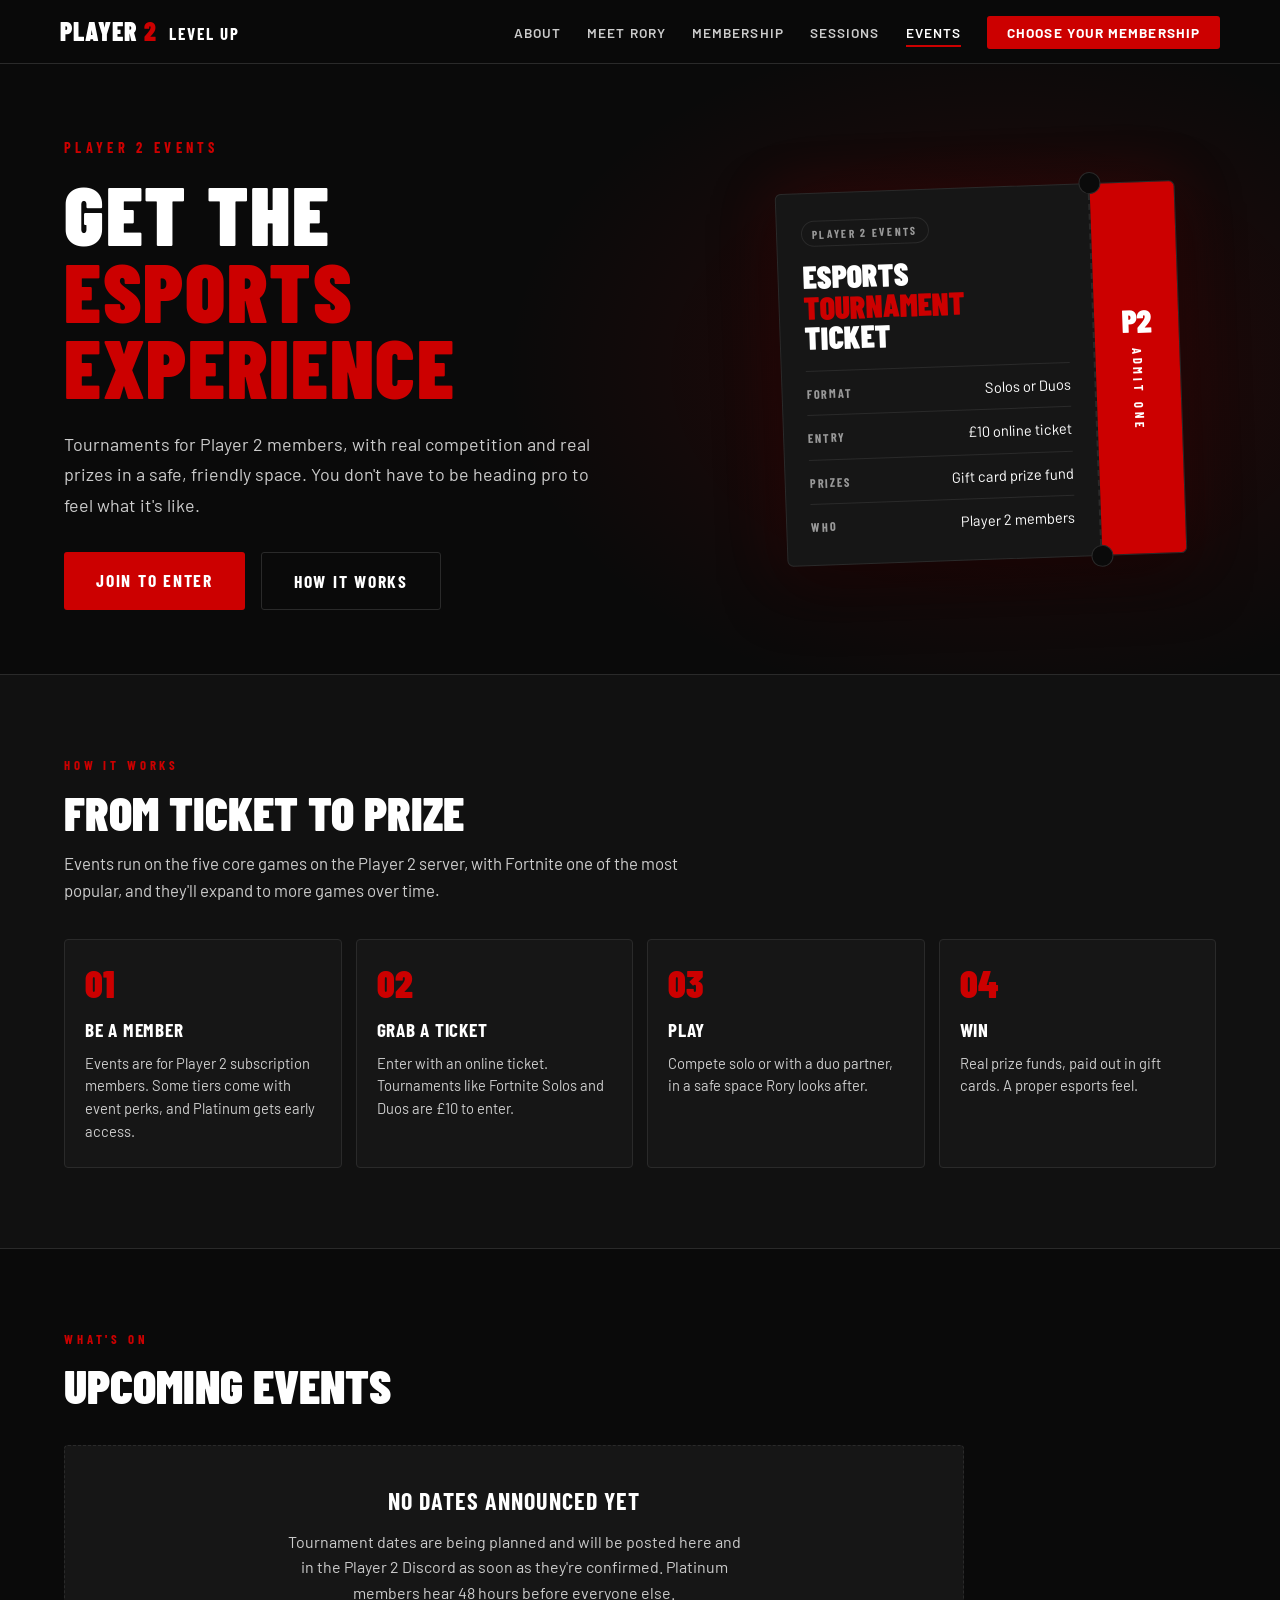
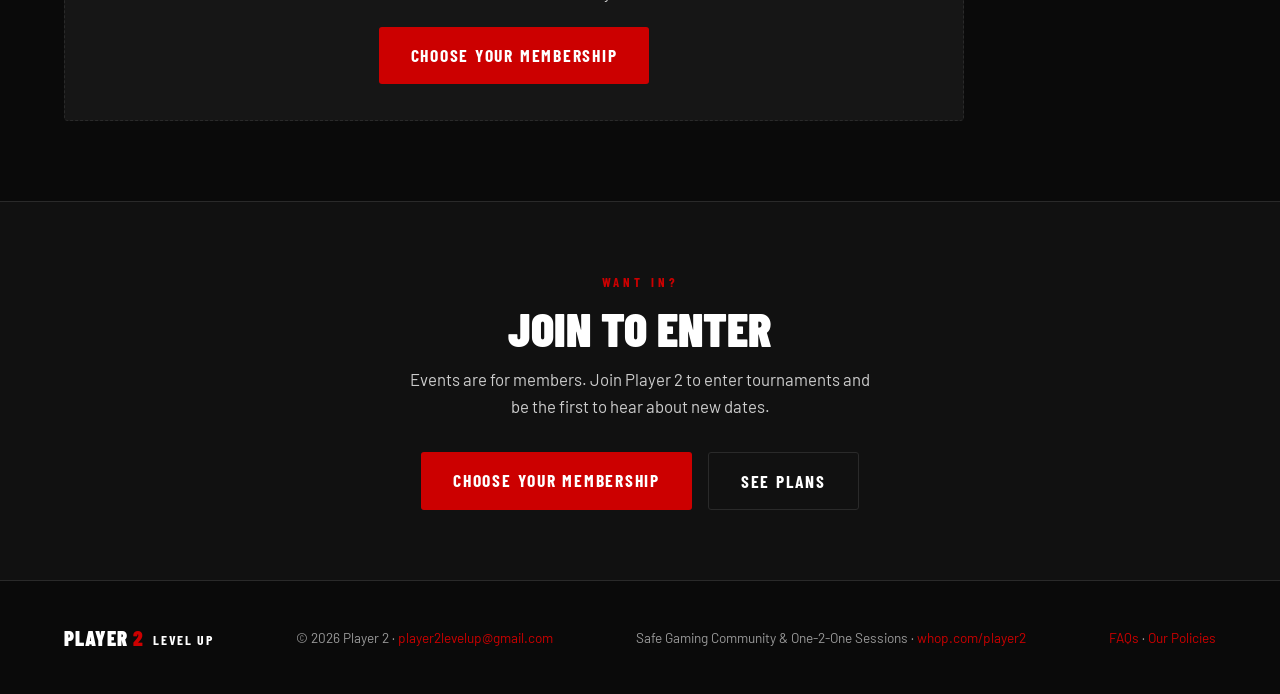
<file: events.html>
<!doctype html>
<html lang="en-GB">
<head>
<meta charset="utf-8">
<meta name="viewport" content="width=device-width, initial-scale=1, viewport-fit=cover">
<title>Esports Events | Player 2 Level Up</title>
<meta name="description" content="Player 2 tournaments and events for members — real competition, real gift card prizes, in a safe and friendly gaming space.">
<meta name="theme-color" content="#0a0a0a">
<link rel="icon" href="data:image/svg+xml,%3Csvg xmlns='http://www.w3.org/2000/svg' viewBox='0 0 64 64'%3E%3Crect width='64' height='64' rx='12' fill='%230a0a0a'/%3E%3Ctext x='32' y='45' font-family='Arial Black,Arial,sans-serif' font-weight='900' font-size='34' text-anchor='middle' fill='%23CC0000'%3EP2%3C/text%3E%3C/svg%3E">
<meta property="og:type" content="website">
<meta property="og:site_name" content="Player 2 Level Up">
<meta property="og:title" content="Player 2 Level Up Events">
<meta property="og:description" content="Player 2 tournaments and events for members — real competition, real gift card prizes, in a safe and friendly gaming space.">
<meta property="og:url" content="https://www.player2levelup.com/events.html">
<link rel="canonical" href="https://www.player2levelup.com/events.html">
<meta property="og:image" content="https://www.player2levelup.com/player2_share.jpg">
<meta property="og:image:width" content="1200">
<meta property="og:image:height" content="630">
<meta name="twitter:card" content="summary_large_image">
<link rel="stylesheet" href="https://fonts.googleapis.com/css2?family=Barlow+Condensed:wght@400;700;900&family=Barlow:wght@400;500;600&display=swap">
<link rel="stylesheet" href="styles.css?v=202610222249">
</head>
<body>
<!-- NAV -->
<nav>
  <a class="nav-logo" href="index.html"><span>PLAYER</span> 2 <em>LEVEL UP</em></a>
  <ul class="nav-links" id="navLinks">
    <li><a href="index.html#about">About</a></li>
    <li><a href="rory.html">Meet Rory</a></li>
    <li><a href="index.html#membership">Membership</a></li>
    <li><a href="index.html#sessions">Sessions</a></li>
    <li><a href="events.html" aria-current="page">Events</a></li>
    <li><a href="index.html#membership" class="nav-cta">Choose Your Membership</a></li>
  </ul>
  <button class="nav-hamburger" id="hamburger" aria-label="Menu" aria-expanded="false">
    <span></span><span></span><span></span>
  </button>
</nav>

<!-- HERO -->
<section class="page-hero">
  <div>
    <p class="hero-eyebrow">Player 2 Events</p>
    <h1 class="page-title">Get the <span class="line-red">Esports Experience</span></h1>
    <p class="page-lede">Tournaments for Player 2 members, with real competition and real prizes in a safe, friendly space. You don't have to be heading pro to feel what it's like.</p>
    <div class="hero-buttons">
      <a href="https://whop.com/player2" target="_blank" rel="noopener noreferrer" class="btn-primary">Join to Enter</a>
      <a href="#how" class="btn-secondary">How It Works</a>
    </div>
  </div>
  <div class="page-hero-visual">
    <div class="ticket" role="img" aria-label="Esports tournament ticket: solos or duos, £10 entry, gift card prize fund, members only">
      <div class="ticket-main">
        <span class="ticket-tag">Player 2 Events</span>
        <div class="ticket-title">Esports <span>Tournament</span> <span>Ticket</span></div>
        <dl class="ticket-rows">
          <div><dt>Format</dt><dd>Solos or Duos</dd></div>
          <div><dt>Entry</dt><dd>£10 online ticket</dd></div>
          <div><dt>Prizes</dt><dd>Gift card prize fund</dd></div>
          <div><dt>Who</dt><dd>Player 2 members</dd></div>
        </dl>
      </div>
      <div class="ticket-stub"><span class="p2">P2</span><span class="admit">Admit one</span></div>
    </div>
  </div>
</section>

<!-- HOW IT WORKS -->
<section class="section alt" id="how">
  <div class="section-head">
    <p class="section-eyebrow">How It Works</p>
    <h2 class="section-title">From Ticket to Prize</h2>
    <p>Events run on the five core games on the Player 2 server, with Fortnite one of the most popular, and they'll expand to more games over time.</p>
  </div>
  <ol class="steps">
    <li><strong>Be a Member</strong><p>Events are for Player 2 subscription members. Some tiers come with event perks, and Platinum gets early access.</p></li>
    <li><strong>Grab a Ticket</strong><p>Enter with an online ticket. Tournaments like Fortnite Solos and Duos are £10 to enter.</p></li>
    <li><strong>Play</strong><p>Compete solo or with a duo partner, in a safe space Rory looks after.</p></li>
    <li><strong>Win</strong><p>Real prize funds, paid out in gift cards. A proper esports feel.</p></li>
  </ol>
</section>

<!-- UPCOMING -->
<section class="section" id="upcoming">
  <div class="section-head">
    <p class="section-eyebrow">What's On</p>
    <h2 class="section-title">Upcoming Events</h2>
  </div>
  <div class="event-list" id="eventList">
    <div class="event-empty">
      <strong>No dates announced yet</strong>
      <p>Tournament dates are being planned and will be posted here and in the Player 2 Discord as soon as they're confirmed. Platinum members hear 48 hours before everyone else.</p>
      <a href="index.html#membership" class="btn-primary">Choose Your Membership</a>
    </div>
  </div>
</section>

<!-- CTA -->
<section class="cta-band">
  <p class="section-eyebrow">Want In?</p>
  <h2 class="section-title">Join to Enter</h2>
  <p>Events are for members. Join Player 2 to enter tournaments and be the first to hear about new dates.</p>
  <div class="cta-buttons">
    <a href="index.html#membership" class="btn-primary">Choose Your Membership</a>
    <a href="index.html#membership" class="btn-secondary">See Plans</a>
  </div>
</section>

<script>
  /* ── ADD EVENTS HERE ─────────────────────────────────────────────
     Copy the example block, take away the // at the start of each line,
     fill it in and save. Events are sorted by date, and past events
     hide themselves automatically.

  {
    date: '2026-11-14',              // YYYY-MM-DD
    time: '7pm UK time',
    title: 'Fortnite Duos Tournament',
    details: 'Duos · Gift card prize fund',
    price: '£10',
    ticketUrl: 'https://whop.com/player2/esports-tournament-ticket'
  },
  */
  const EVENTS = [
  ];

  (function () {
    const list = document.getElementById('eventList');
    const today = new Date(); today.setHours(0, 0, 0, 0);
    const upcoming = EVENTS
      .map(e => ({ ...e, when: new Date(e.date + 'T12:00:00') }))
      .filter(e => !isNaN(e.when) && e.when >= today)
      .sort((a, b) => a.when - b.when);

    if (!upcoming.length) return; // static placeholder with sign-up stays in place
    const esc = s => String(s ?? '').replace(/[&<>"]/g, c => ({'&':'&amp;','<':'&lt;','>':'&gt;','"':'&quot;'}[c]));
    list.innerHTML = upcoming.map(e => `
      <article class="event-card">
        <div class="event-date">
          <span class="dow">${e.when.toLocaleDateString('en-GB', { weekday: 'short' })}</span>
          <span class="day">${e.when.getDate()}</span>
          <span class="mon">${e.when.toLocaleDateString('en-GB', { month: 'short' })}</span>
        </div>
        <div class="event-info">
          <strong>${esc(e.title)}</strong>
          <p>${esc([e.time, e.details].filter(Boolean).join(' · '))}</p>
        </div>
        <div class="event-buy">
          <span class="event-price">${esc(e.price)}</span>
          <a class="btn-primary btn-small" href="${esc(e.ticketUrl || 'https://whop.com/player2/esports-tournament-ticket')}" target="_blank" rel="noopener noreferrer">Get Tickets</a>
        </div>
      </article>`).join('');
  })();
</script>

<!-- FOOTER -->
<footer>
  <div class="footer-logo"><span>PLAYER</span> 2 <em>LEVEL UP</em></div>
  <p>© 2026 Player 2 · <a href="mailto:player2levelup@gmail.com">player2levelup@gmail.com</a></p>
  <p>Safe Gaming Community &amp; One-2-One Sessions · <a href="https://whop.com/player2" target="_blank" rel="noopener noreferrer">whop.com/player2</a></p>
  <p><a href="index.html#faq">FAQs</a> · <a href="policies.html">Our Policies</a></p>
</footer>

<script src="site.js?v=202610222249"></script>
</body>
</html>
</file>
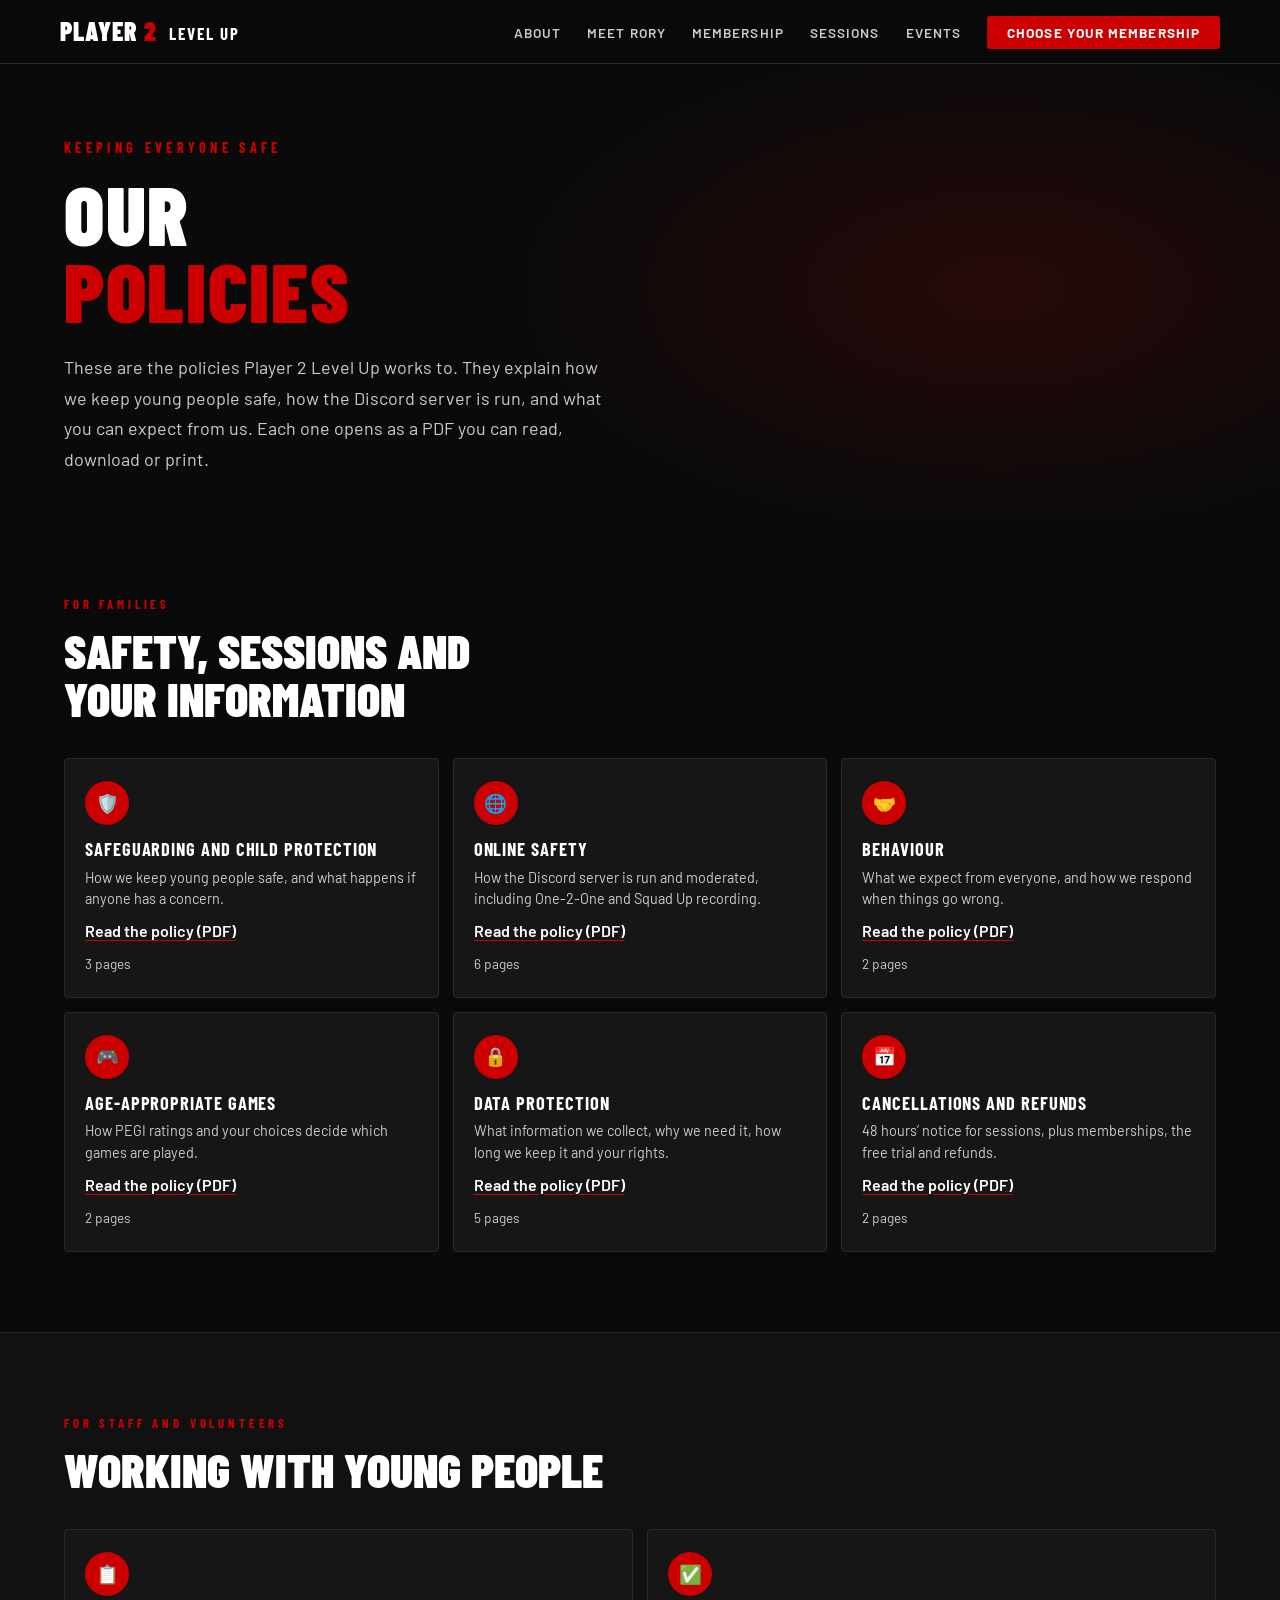
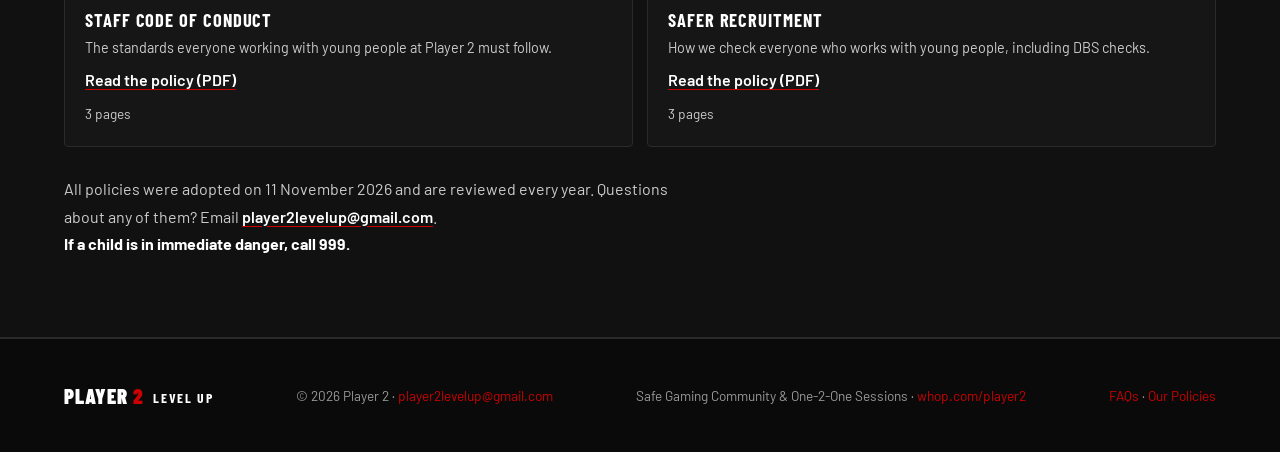
<file: policies.html>
<!doctype html>
<html lang="en-GB">
<head>
<meta charset="utf-8">
<meta name="viewport" content="width=device-width, initial-scale=1, viewport-fit=cover">
<title>Our Policies | Player 2 Level Up</title>
<meta name="description" content="Player 2 Level Up's policies: safeguarding, online safety, behaviour, games, data protection, cancellations and staff standards, all free to read.">
<meta name="theme-color" content="#0a0a0a">
<link rel="icon" href="data:image/svg+xml,%3Csvg xmlns='http://www.w3.org/2000/svg' viewBox='0 0 64 64'%3E%3Crect width='64' height='64' rx='12' fill='%230a0a0a'/%3E%3Ctext x='32' y='45' font-family='Arial Black,Arial,sans-serif' font-weight='900' font-size='34' text-anchor='middle' fill='%23CC0000'%3EP2%3C/text%3E%3C/svg%3E">
<meta property="og:type" content="website">
<meta property="og:site_name" content="Player 2 Level Up">
<meta property="og:title" content="Our Policies | Player 2 Level Up">
<meta property="og:description" content="Player 2 Level Up's policies: safeguarding, online safety, behaviour, games, data protection, cancellations and staff standards, all free to read.">
<meta property="og:url" content="https://www.player2levelup.com/policies.html">
<link rel="canonical" href="https://www.player2levelup.com/policies.html">
<meta property="og:image" content="https://www.player2levelup.com/player2_share.jpg">
<meta property="og:image:width" content="1200">
<meta property="og:image:height" content="630">
<meta name="twitter:card" content="summary_large_image">
<link rel="stylesheet" href="https://fonts.googleapis.com/css2?family=Barlow+Condensed:wght@400;700;900&family=Barlow:wght@400;500;600&display=swap">
<link rel="stylesheet" href="styles.css?v=202610222249">
<style>
.policy-card { display: flex; flex-direction: column; }
.policy-card p { flex: 1; }
.policy-meta { display: block; margin-top: 10px; font-size: 0.85rem; color: var(--grey-lt); }
.policy-note { color: var(--grey-lt); max-width: 640px; margin-top: 28px; line-height: 1.7; }
.policy-note strong { color: var(--white); }
.policy-note .email-link { display: inline; margin-top: 0; }
@media (max-width: 600px) { .highlight-grid.policy-grid, .highlight-grid.three.policy-grid { grid-template-columns: 1fr; } }
</style>
</head>
<body>
<!-- NAV -->
<nav>
  <a class="nav-logo" href="index.html"><span>PLAYER</span> 2 <em>LEVEL UP</em></a>
  <ul class="nav-links" id="navLinks">
    <li><a href="index.html#about">About</a></li>
    <li><a href="rory.html">Meet Rory</a></li>
    <li><a href="index.html#membership">Membership</a></li>
    <li><a href="index.html#sessions">Sessions</a></li>
    <li><a href="events.html">Events</a></li>
    <li><a href="index.html#membership" class="nav-cta">Choose Your Membership</a></li>
  </ul>
  <button class="nav-hamburger" id="hamburger" aria-label="Menu" aria-expanded="false">
    <span></span><span></span><span></span>
  </button>
</nav>

<!-- HERO -->
<section class="page-hero" style="grid-template-columns: 1fr; padding-bottom: 8px;">
  <div>
    <p class="hero-eyebrow">Keeping Everyone Safe</p>
    <h1 class="page-title">Our <span class="line-red">Policies</span></h1>
    <p class="page-lede">These are the policies Player 2 Level Up works to. They explain how we keep young people safe, how the Discord server is run, and what you can expect from us. Each one opens as a PDF you can read, download or print.</p>
  </div>
</section>

<!-- FAMILIES -->
<section class="section" id="families">
  <div class="section-head">
    <p class="section-eyebrow">For Families</p>
    <h2 class="section-title">Safety, Sessions and Your Information</h2>
  </div>
  <div class="highlight-grid three policy-grid">
    <div class="highlight policy-card"><div class="highlight-icon">🛡️</div><strong>Safeguarding and Child Protection</strong><p>How we keep young people safe, and what happens if anyone has a concern.</p><a class="email-link" href="policies/Player2_Safeguarding_and_Child_Protection_Policy.pdf" target="_blank" rel="noopener">Read the policy (PDF)</a><span class="policy-meta">3 pages</span></div>
    <div class="highlight policy-card"><div class="highlight-icon">🌐</div><strong>Online Safety</strong><p>How the Discord server is run and moderated, including One-2-One and Squad Up recording.</p><a class="email-link" href="policies/Player2_Online_Safety_Policy.pdf" target="_blank" rel="noopener">Read the policy (PDF)</a><span class="policy-meta">6 pages</span></div>
    <div class="highlight policy-card"><div class="highlight-icon">🤝</div><strong>Behaviour</strong><p>What we expect from everyone, and how we respond when things go wrong.</p><a class="email-link" href="policies/Player2_Behaviour_Policy.pdf" target="_blank" rel="noopener">Read the policy (PDF)</a><span class="policy-meta">2 pages</span></div>
    <div class="highlight policy-card"><div class="highlight-icon">🎮</div><strong>Age-Appropriate Games</strong><p>How PEGI ratings and your choices decide which games are played.</p><a class="email-link" href="policies/Player2_Age_Appropriate_Games_Policy.pdf" target="_blank" rel="noopener">Read the policy (PDF)</a><span class="policy-meta">2 pages</span></div>
    <div class="highlight policy-card"><div class="highlight-icon">🔒</div><strong>Data Protection</strong><p>What information we collect, why we need it, how long we keep it and your rights.</p><a class="email-link" href="policies/Player2_Data_Protection_Policy.pdf" target="_blank" rel="noopener">Read the policy (PDF)</a><span class="policy-meta">5 pages</span></div>
    <div class="highlight policy-card"><div class="highlight-icon">📅</div><strong>Cancellations and Refunds</strong><p>48 hours’ notice for sessions, plus memberships, the free trial and refunds.</p><a class="email-link" href="policies/Player2_Cancellation_and_Refund_Policy.pdf" target="_blank" rel="noopener">Read the policy (PDF)</a><span class="policy-meta">2 pages</span></div>
  </div>
</section>

<!-- STAFF -->
<section class="section alt" id="staff">
  <div class="section-head">
    <p class="section-eyebrow">For Staff and Volunteers</p>
    <h2 class="section-title">Working With Young People</h2>
  </div>
  <div class="highlight-grid policy-grid">
    <div class="highlight policy-card"><div class="highlight-icon">📋</div><strong>Staff Code of Conduct</strong><p>The standards everyone working with young people at Player 2 must follow.</p><a class="email-link" href="policies/Player2_Staff_Code_of_Conduct_Policy.pdf" target="_blank" rel="noopener">Read the policy (PDF)</a><span class="policy-meta">3 pages</span></div>
    <div class="highlight policy-card"><div class="highlight-icon">✅</div><strong>Safer Recruitment</strong><p>How we check everyone who works with young people, including DBS checks.</p><a class="email-link" href="policies/Player2_Safer_Recruitment_Policy.pdf" target="_blank" rel="noopener">Read the policy (PDF)</a><span class="policy-meta">3 pages</span></div>
  </div>
  <p class="policy-note">All policies were adopted on 11 November 2026 and are reviewed every year. Questions about any of them? Email <a class="email-link" href="mailto:player2levelup@gmail.com">player2levelup@gmail.com</a>.<br><strong>If a child is in immediate danger, call 999.</strong></p>
</section>

<!-- FOOTER -->
<footer>
  <div class="footer-logo"><span>PLAYER</span> 2 <em>LEVEL UP</em></div>
  <p>© 2026 Player 2 · <a href="mailto:player2levelup@gmail.com">player2levelup@gmail.com</a></p>
  <p>Safe Gaming Community &amp; One-2-One Sessions · <a href="https://whop.com/player2" target="_blank" rel="noopener noreferrer">whop.com/player2</a></p>
  <p><a href="index.html#faq">FAQs</a> · <a href="policies.html" aria-current="page">Our Policies</a></p>
</footer>

<script src="site.js?v=202610222249"></script>
</body>
</html>
</file>
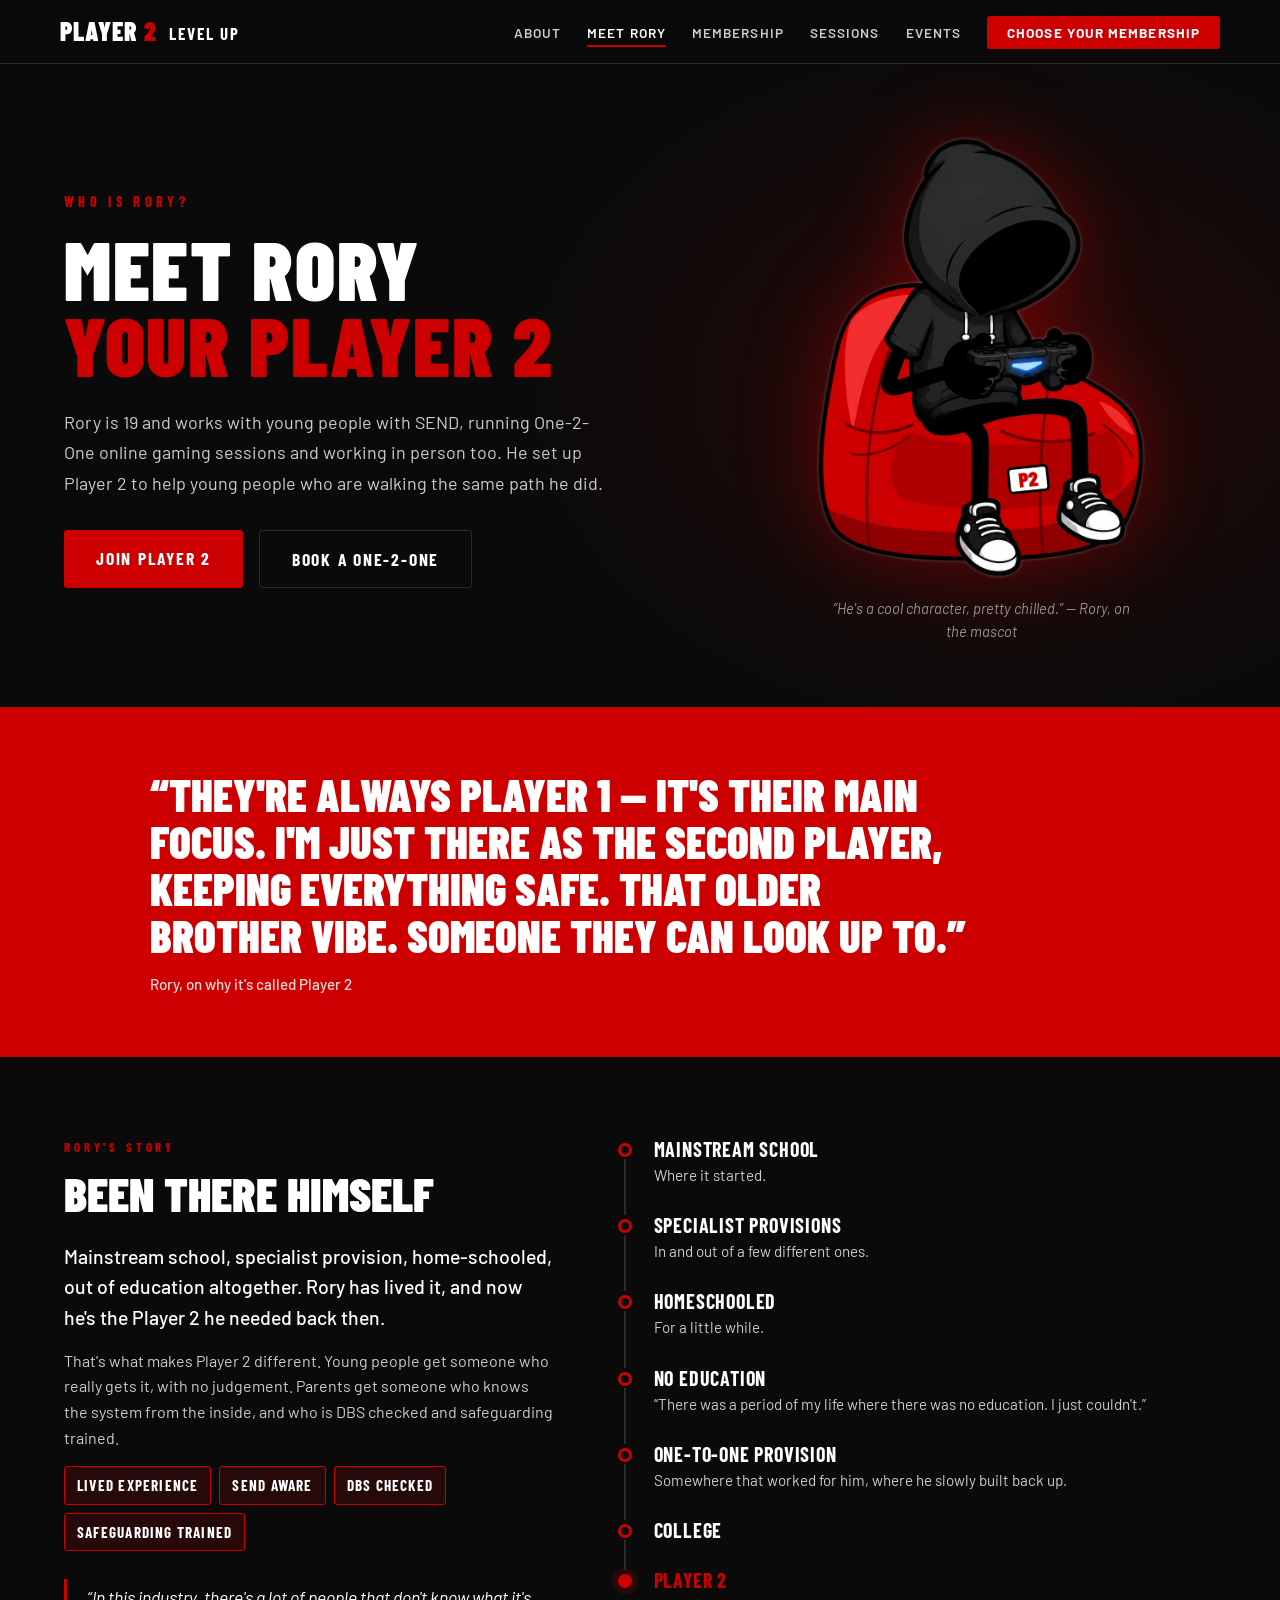
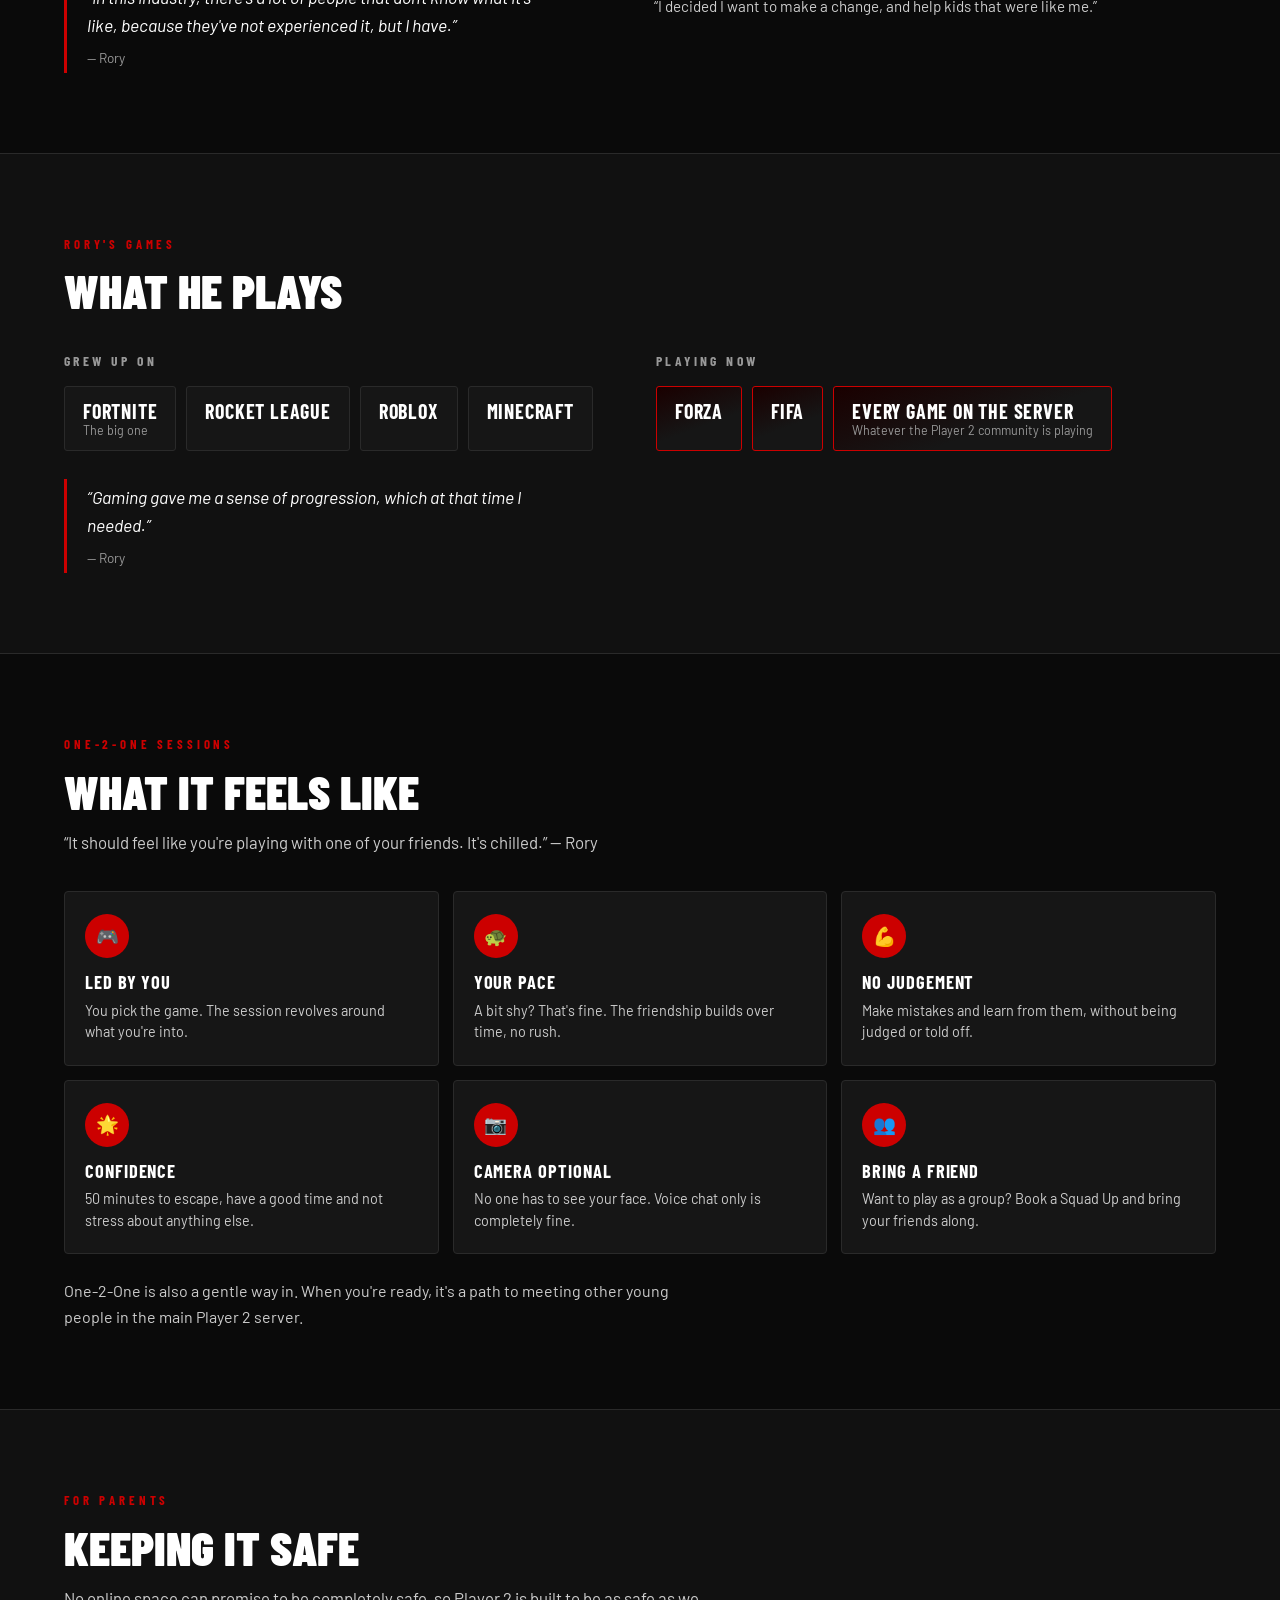
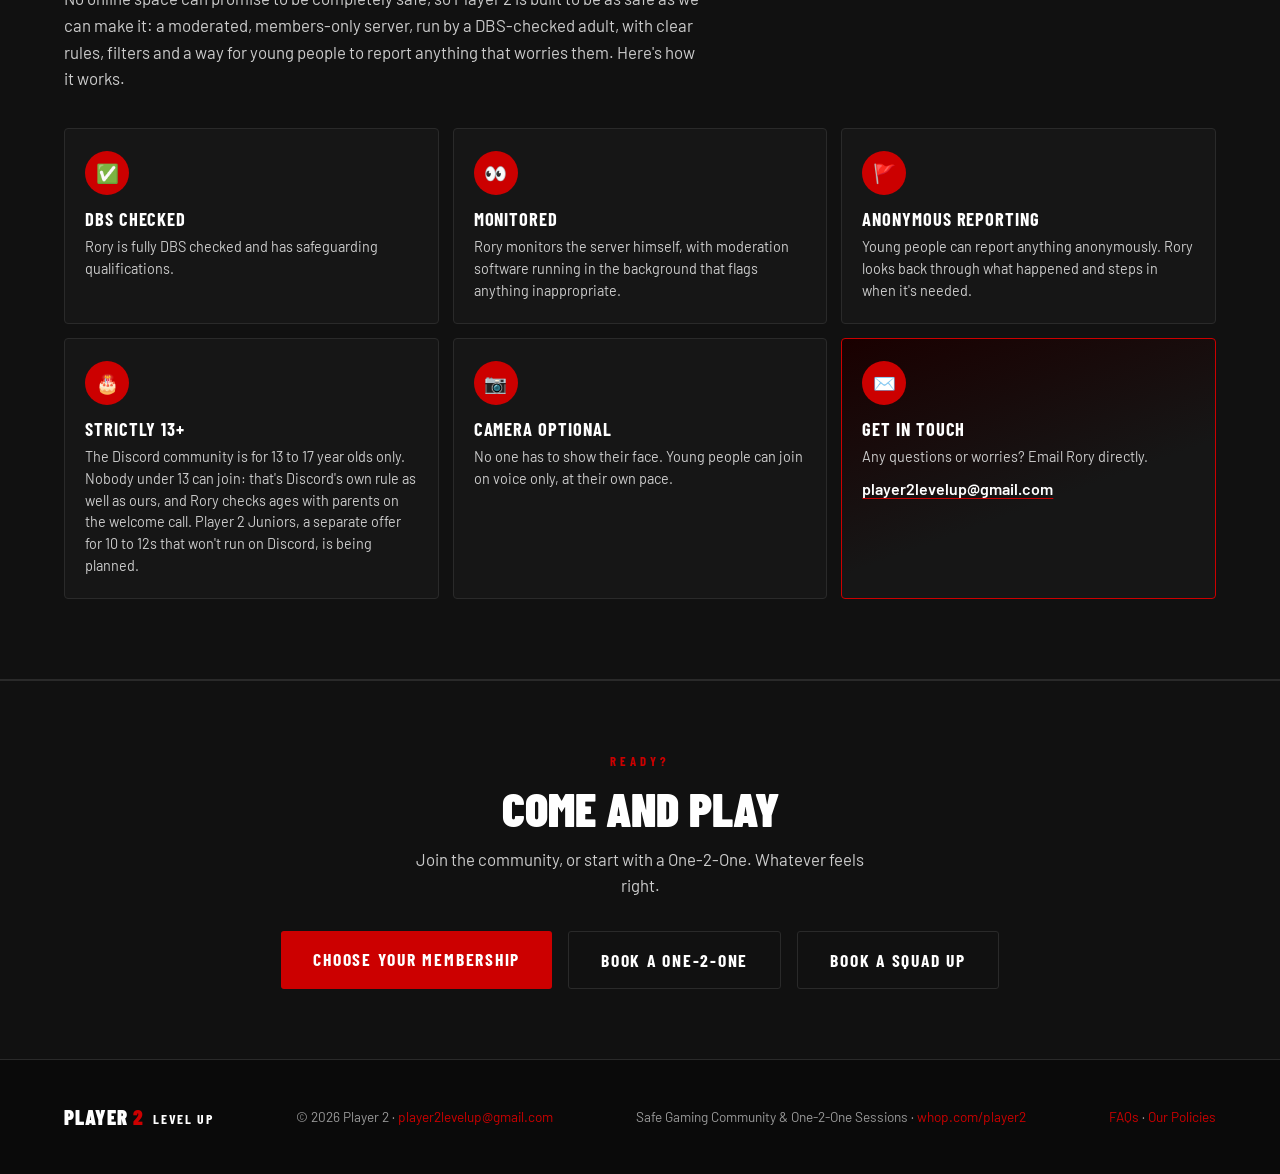
<file: rory.html>
<!doctype html>
<html lang="en-GB">
<head>
<meta charset="utf-8">
<meta name="viewport" content="width=device-width, initial-scale=1, viewport-fit=cover">
<title>Meet Rory | Player 2 Level Up</title>
<meta name="description" content="Meet Rory, the 18-year-old behind Player 2 — a safe, SEND-friendly gaming community for young people. His story, his games, and how he keeps it safe.">
<meta name="theme-color" content="#0a0a0a">
<link rel="icon" href="data:image/svg+xml,%3Csvg xmlns='http://www.w3.org/2000/svg' viewBox='0 0 64 64'%3E%3Crect width='64' height='64' rx='12' fill='%230a0a0a'/%3E%3Ctext x='32' y='45' font-family='Arial Black,Arial,sans-serif' font-weight='900' font-size='34' text-anchor='middle' fill='%23CC0000'%3EP2%3C/text%3E%3C/svg%3E">
<meta property="og:type" content="website">
<meta property="og:site_name" content="Player 2 Level Up">
<meta property="og:title" content="Meet Rory | Player 2 Level Up">
<meta property="og:description" content="Meet Rory, the 18-year-old behind Player 2 — a safe, SEND-friendly gaming community for young people. His story, his games, and how he keeps it safe.">
<meta property="og:url" content="https://www.player2levelup.com/rory.html">
<link rel="canonical" href="https://www.player2levelup.com/rory.html">
<meta property="og:image" content="https://www.player2levelup.com/player2_share.jpg">
<meta property="og:image:width" content="1200">
<meta property="og:image:height" content="630">
<meta name="twitter:card" content="summary_large_image">
<link rel="stylesheet" href="https://fonts.googleapis.com/css2?family=Barlow+Condensed:wght@400;700;900&family=Barlow:wght@400;500;600&display=swap">
<link rel="stylesheet" href="styles.css?v=202610222249">
</head>
<body>
<!-- NAV -->
<nav>
  <a class="nav-logo" href="index.html"><span>PLAYER</span> 2 <em>LEVEL UP</em></a>
  <ul class="nav-links" id="navLinks">
    <li><a href="index.html#about">About</a></li>
    <li><a href="rory.html" aria-current="page">Meet Rory</a></li>
    <li><a href="index.html#membership">Membership</a></li>
    <li><a href="index.html#sessions">Sessions</a></li>
    <li><a href="events.html">Events</a></li>
    <li><a href="index.html#membership" class="nav-cta">Choose Your Membership</a></li>
  </ul>
  <button class="nav-hamburger" id="hamburger" aria-label="Menu" aria-expanded="false">
    <span></span><span></span><span></span>
  </button>
</nav>

<!-- HERO -->
<section class="page-hero">
  <div>
    <p class="hero-eyebrow">Who Is Rory?</p>
    <h1 class="page-title">Meet Rory <span class="line-red">Your Player 2</span></h1>
    <p class="page-lede">Rory is <span id="roryAge">18</span> and works with young people with SEND, running One-2-One online gaming sessions and working in person too. He set up Player 2 to help young people who are walking the same path he did.</p>
    <div class="hero-buttons">
      <a href="https://whop.com/player2" target="_blank" rel="noopener noreferrer" class="btn-primary">Join Player 2</a>
      <a href="index.html#sessions" class="btn-secondary">Book a One-2-One</a>
    </div>
  </div>
  <div class="page-hero-visual">
    <img src="mascot.webp" width="780" height="1047" alt="The Player 2 mascot, a hooded gamer on a red bean bag">
    <p class="caption">“He's a cool character, pretty chilled.” — Rory, on the mascot</p>
  </div>
</section>

<!-- WHY PLAYER 2 -->
<div class="quote-band">
  <blockquote>
    “They're always Player 1 — it's their main focus. I'm just there as the second player, keeping everything safe. That older brother vibe. Someone they can look up to.”
    <cite>Rory, on why it's called Player 2</cite>
  </blockquote>
</div>

<!-- STORY -->
<section class="section" id="story">
  <div class="split">
    <div>
      <p class="section-eyebrow">Rory's Story</p>
      <h2 class="section-title">Been There Himself</h2>
      <p class="hook">Mainstream school, specialist provision, home-schooled, out of education altogether. Rory has lived it, and now he's the Player 2 he needed back then.</p>
      <p class="body-text">That's what makes Player 2 different. Young people get someone who really gets it, with no judgement. Parents get someone who knows the system from the inside, and who is DBS checked and safeguarding trained.</p>
      <ul class="proof-list">
        <li>Lived experience</li>
        <li>SEND aware</li>
        <li>DBS checked</li>
        <li>Safeguarding trained</li>
      </ul>
      <p class="pull-quote">“In this industry, there's a lot of people that don't know what it's like, because they've not experienced it, but I have.”<span>— Rory</span></p>
    </div>
    <ol class="timeline">
      <li><strong>Mainstream school</strong><p>Where it started.</p></li>
      <li><strong>Specialist provisions</strong><p>In and out of a few different ones.</p></li>
      <li><strong>Homeschooled</strong><p>For a little while.</p></li>
      <li><strong>No education</strong><p>“There was a period of my life where there was no education. I just couldn't.”</p></li>
      <li><strong>One-to-one provision</strong><p>Somewhere that worked for him, where he slowly built back up.</p></li>
      <li><strong>College</strong></li>
      <li class="now"><strong>Player 2</strong><p>“I decided I want to make a change, and help kids that were like me.”</p></li>
    </ol>
  </div>
</section>

<!-- GAMES -->
<section class="section alt" id="games">
  <div class="section-head">
    <p class="section-eyebrow">Rory's Games</p>
    <h2 class="section-title">What He Plays</h2>
  </div>
  <div class="games-groups">
    <div class="games-group">
      <h3>Grew up on</h3>
      <ul class="game-list">
        <li>Fortnite<small>The big one</small></li>
        <li>Rocket League</li>
        <li>Roblox</li>
        <li>Minecraft</li>
      </ul>
    </div>
    <div class="games-group now">
      <h3>Playing now</h3>
      <ul class="game-list">
        <li>Forza</li>
        <li>FIFA</li>
        <li>Every game on the server<small>Whatever the Player 2 community is playing</small></li>
      </ul>
    </div>
  </div>
  <p class="pull-quote">“Gaming gave me a sense of progression, which at that time I needed.”<span>— Rory</span></p>
</section>

<!-- SESSIONS FEEL -->
<section class="section" id="feel">
  <div class="section-head">
    <p class="section-eyebrow">One-2-One Sessions</p>
    <h2 class="section-title">What It Feels Like</h2>
    <p>“It should feel like you're playing with one of your friends. It's chilled.” — Rory</p>
  </div>
  <div class="highlight-grid three">
    <div class="highlight"><div class="highlight-icon">🎮</div><strong>Led by You</strong><p>You pick the game. The session revolves around what you're into.</p></div>
    <div class="highlight"><div class="highlight-icon">🐢</div><strong>Your Pace</strong><p>A bit shy? That's fine. The friendship builds over time, no rush.</p></div>
    <div class="highlight"><div class="highlight-icon">💪</div><strong>No Judgement</strong><p>Make mistakes and learn from them, without being judged or told off.</p></div>
    <div class="highlight"><div class="highlight-icon">🌟</div><strong>Confidence</strong><p>50 minutes to escape, have a good time and not stress about anything else.</p></div>
    <div class="highlight"><div class="highlight-icon">📷</div><strong>Camera Optional</strong><p>No one has to see your face. Voice chat only is completely fine.</p></div>
    <div class="highlight"><div class="highlight-icon">👥</div><strong>Bring a Friend</strong><p>Want to play as a group? Book a Squad Up and bring your friends along.</p></div>
  </div>
  <p class="after-note">One-2-One is also a gentle way in. When you're ready, it's a path to meeting other young people in the main Player 2 server.</p>
</section>

<!-- PARENTS -->
<section class="section alt" id="parents">
  <div class="section-head">
    <p class="section-eyebrow">For Parents</p>
    <h2 class="section-title">Keeping It Safe</h2>
    <p>No online space can promise to be completely safe, so Player 2 is built to be as safe as we can make it: a moderated, members-only server, run by a DBS-checked adult, with clear rules, filters and a way for young people to report anything that worries them. Here's how it works.</p>
  </div>
  <div class="highlight-grid three stack-sm">
    <div class="highlight"><div class="highlight-icon">✅</div><strong>DBS Checked</strong><p>Rory is fully DBS checked and has safeguarding qualifications.</p></div>
    <div class="highlight"><div class="highlight-icon">👀</div><strong>Monitored</strong><p>Rory monitors the server himself, with moderation software running in the background that flags anything inappropriate.</p></div>
    <div class="highlight"><div class="highlight-icon">🚩</div><strong>Anonymous Reporting</strong><p>Young people can report anything anonymously. Rory looks back through what happened and steps in when it's needed.</p></div>
    <div class="highlight"><div class="highlight-icon">🎂</div><strong>Strictly 13+</strong><p>The Discord community is for 13 to 17 year olds only. Nobody under 13 can join: that's Discord's own rule as well as ours, and Rory checks ages with parents on the welcome call. Player 2 Juniors, a separate offer for 10 to 12s that won't run on Discord, is being planned.</p></div>
    <div class="highlight"><div class="highlight-icon">📷</div><strong>Camera Optional</strong><p>No one has to show their face. Young people can join on voice only, at their own pace.</p></div>
    <div class="highlight contact"><div class="highlight-icon">✉️</div><strong>Get in Touch</strong><p>Any questions or worries? Email Rory directly.</p><a class="email-link" href="mailto:player2levelup@gmail.com">player2levelup@gmail.com</a></div>
  </div>
</section>

<!-- CTA -->
<section class="cta-band">
  <p class="section-eyebrow">Ready?</p>
  <h2 class="section-title">Come and Play</h2>
  <p>Join the community, or start with a One-2-One. Whatever feels right.</p>
  <div class="cta-buttons">
    <a href="index.html#membership" class="btn-primary">Choose Your Membership</a>
    <a href="index.html#sessions" class="btn-secondary">Book a One-2-One</a>
    <a href="index.html#squad-up" class="btn-secondary">Book a Squad Up</a>
  </div>
</section>

<!-- FOOTER -->
<footer>
  <div class="footer-logo"><span>PLAYER</span> 2 <em>LEVEL UP</em></div>
  <p>© 2026 Player 2 · <a href="mailto:player2levelup@gmail.com">player2levelup@gmail.com</a></p>
  <p>Safe Gaming Community &amp; One-2-One Sessions · <a href="https://whop.com/player2" target="_blank" rel="noopener noreferrer">whop.com/player2</a></p>
  <p><a href="index.html#faq">FAQs</a> · <a href="policies.html">Our Policies</a></p>
</footer>

<script src="site.js?v=202610222249"></script>
</body>
</html>
</file>
<file: styles.css>
/* ─── DESIGN TOKENS ───────────────────────────────────────────────
   Layout: full-bleed dark sections, mascot anchoring hero right
   Color: pure black ground, #CC0000 red accent, white type
   Type: Barlow Condensed (display/hero) + Barlow (body)
───────────────────────────────────────────────────────────────── */
:root {
  --bg:       #0a0a0a;
  --bg2:      #111111;
  --bg3:      #1a1a1a;
  --surface:  #161616;
  --border:   #2a2a2a;
  --red:      #CC0000;
  --red-dark: #990000;
  --red-glow: rgba(204,0,0,0.15);
  --white:    #ffffff;
  --grey:     #999999;
  --grey-lt:  #cccccc;

  --font-display: 'Barlow Condensed', Arial Narrow, sans-serif;
  --font-body:    'Barlow', Arial, sans-serif;

  color-scheme: dark;
}
/* This is a deliberately dark-first single-theme design */

*, *::before, *::after { box-sizing: border-box; margin: 0; padding: 0; }

body {
  background: var(--bg);
  color: var(--white);
  font-family: var(--font-body);
  font-size: 16px;
  line-height: 1.6;
  overflow-x: hidden;
}

/* ─── NAV ─────────────────────────────────────────────────────── */
nav {
  position: sticky;
  top: env(safe-area-inset-top, 0px);
  z-index: 100;
  background: rgba(10,10,10,0.92);
  backdrop-filter: blur(12px);
  border-bottom: 1px solid var(--border);
  padding: 0 clamp(16px, 5vw, 60px);
  display: flex;
  align-items: center;
  justify-content: space-between;
  height: 64px;
}

.nav-logo {
  font-family: var(--font-display);
  font-weight: 900;
  font-size: 1.6rem;
  letter-spacing: 0.04em;
  color: var(--red);
  text-transform: uppercase;
  text-decoration: none;
}
.nav-logo span { color: var(--white); }
.nav-logo em, .footer-logo em { font-style: normal; color: var(--white); font-weight: 700; font-size: 0.66em; letter-spacing: 0.12em; margin-left: 0.35em; vertical-align: 0.08em; }

.nav-links {
  display: flex;
  gap: 26px;
  list-style: none;
}
.nav-links a {
  color: var(--grey-lt);
  text-decoration: none;
  font-size: 0.85rem;
  font-weight: 600;
  letter-spacing: 0.08em;
  text-transform: uppercase;
  transition: color 0.2s;
}
.nav-links a:hover { color: var(--red); }

.nav-cta {
  background: var(--red);
  color: var(--white) !important;
  padding: 8px 20px;
  border-radius: 3px;
  font-weight: 700 !important;
  transition: background 0.2s !important;
}
.nav-cta:hover { background: var(--red-dark) !important; color: var(--white) !important; }

.nav-hamburger {
  display: none;
  flex-direction: column;
  gap: 5px;
  cursor: pointer;
  background: none;
  border: none;
  padding: 4px;
}
.nav-hamburger span {
  display: block;
  width: 24px;
  height: 2px;
  background: var(--white);
  transition: all 0.3s;
}

/* ─── HERO ─────────────────────────────────────────────────────── */
.hero {
  position: relative;
  min-height: 90vh;
  display: grid;
  grid-template-columns: 1fr 1fr;
  align-items: center;
  padding: 60px clamp(16px, 5vw, 80px);
  overflow: hidden;
}

.hero::before {
  content: '';
  position: absolute;
  inset: 0;
  background: radial-gradient(ellipse 60% 80% at 70% 50%, var(--red-glow) 0%, transparent 70%);
  pointer-events: none;
}

/* Scanline texture */
.hero::after {
  content: '';
  position: absolute;
  inset: 0;
  background: repeating-linear-gradient(
    0deg,
    transparent,
    transparent 3px,
    rgba(255,255,255,0.015) 3px,
    rgba(255,255,255,0.015) 4px
  );
  pointer-events: none;
}

.hero-content {
  position: relative;
  z-index: 2;
}

.hero-eyebrow {
  font-family: var(--font-display);
  font-size: 0.9rem;
  font-weight: 700;
  letter-spacing: 0.3em;
  text-transform: uppercase;
  color: var(--red);
  margin-bottom: 16px;
}

.hero-title {
  font-family: var(--font-display);
  font-weight: 900;
  font-size: clamp(3.5rem, 7vw, 6.5rem);
  line-height: 0.92;
  text-transform: uppercase;
  letter-spacing: 0.02em;
  text-wrap: balance;
  margin-bottom: 24px;
}

.hero-title .line-red { color: var(--red); }

.hero-subtitle {
  font-size: 1.1rem;
  color: var(--grey-lt);
  max-width: 420px;
  margin-bottom: 40px;
  line-height: 1.7;
}

.hero-buttons {
  display: flex;
  gap: 16px;
  flex-wrap: wrap;
}

.btn-primary {
  display: inline-block;
  background: var(--red);
  color: var(--white);
  text-decoration: none;
  padding: 14px 32px;
  font-family: var(--font-display);
  font-size: 1.1rem;
  font-weight: 700;
  letter-spacing: 0.1em;
  text-transform: uppercase;
  border-radius: 3px;
  transition: background 0.2s, transform 0.15s;
}
.btn-primary:hover { background: var(--red-dark); transform: translateY(-1px); }

.btn-secondary {
  display: inline-block;
  background: transparent;
  color: var(--white);
  text-decoration: none;
  padding: 14px 32px;
  font-family: var(--font-display);
  font-size: 1.1rem;
  font-weight: 700;
  letter-spacing: 0.1em;
  text-transform: uppercase;
  border: 1px solid var(--border);
  border-radius: 3px;
  transition: border-color 0.2s, color 0.2s;
}
.btn-secondary:hover { border-color: var(--white); }

.hero-image {
  position: relative;
  z-index: 2;
  display: flex;
  justify-content: center;
  align-items: flex-end;
}

.hero-image img {
  width: 100%;
  max-width: 440px;
  height: auto;
  filter: drop-shadow(0 0 1.5px rgba(255,255,255,0.35)) drop-shadow(0 0 50px rgba(204,0,0,0.45));
  animation: float 4s ease-in-out infinite;
}

/* Red floor glow under the bean bag — shrinks as he floats up */
.hero-image::after {
  content: '';
  position: absolute;
  left: 50%;
  bottom: -10px;
  width: min(78%, 360px);
  height: 46px;
  transform: translateX(-50%);
  background: radial-gradient(ellipse at center, rgba(204,0,0,0.6) 0%, rgba(204,0,0,0.2) 45%, transparent 72%);
  filter: blur(3px);
  z-index: -1;
  animation: floor-glow 4s ease-in-out infinite;
}

@keyframes float {
  0%, 100% { transform: translateY(0); }
  50%       { transform: translateY(-10px); }
}

@keyframes floor-glow {
  0%, 100% { transform: translateX(-50%) scale(1);    opacity: 1; }
  50%       { transform: translateX(-50%) scale(0.82); opacity: 0.65; }
}

/* ─── STATS BAR ─────────────────────────────────────────────────── */
.stats-bar {
  background: var(--red);
  padding: 20px clamp(16px, 5vw, 80px);
  display: flex;
  justify-content: center;
  gap: clamp(32px, 8vw, 100px);
  flex-wrap: wrap;
}

.stat {
  text-align: center;
}

.stat-num {
  font-family: var(--font-display);
  font-weight: 900;
  font-size: 2.2rem;
  line-height: 1;
  color: var(--white);
}

.stat-label {
  font-size: 0.75rem;
  font-weight: 600;
  letter-spacing: 0.12em;
  text-transform: uppercase;
  color: rgba(255,255,255,0.75);
  margin-top: 2px;
}

/* ─── ABOUT ─────────────────────────────────────────────────────── */
.section {
  padding: 80px clamp(16px, 5vw, 80px);
}

.section-eyebrow {
  font-family: var(--font-display);
  font-size: 0.8rem;
  font-weight: 700;
  letter-spacing: 0.3em;
  text-transform: uppercase;
  color: var(--red);
  margin-bottom: 12px;
}

.section-title {
  font-family: var(--font-display);
  font-weight: 900;
  font-size: clamp(2rem, 4vw, 3rem);
  text-transform: uppercase;
  line-height: 1;
  text-wrap: balance;
  margin-bottom: 24px;
}

.about-grid {
  display: grid;
  grid-template-columns: 1fr 1fr;
  gap: 60px;
  align-items: center;
}

.about-text p {
  color: var(--grey-lt);
  margin-bottom: 16px;
  font-size: 1.05rem;
}

.about-features {
  display: flex;
  flex-direction: column;
  gap: 20px;
  margin-top: 32px;
}

.feature {
  display: flex;
  gap: 16px;
  align-items: flex-start;
}

.feature-icon {
  width: 40px;
  height: 40px;
  background: var(--red-glow);
  border: 1px solid var(--red);
  border-radius: 3px;
  display: flex;
  align-items: center;
  justify-content: center;
  flex-shrink: 0;
  font-size: 1.1rem;
}

.feature-body strong {
  display: block;
  font-family: var(--font-display);
  font-weight: 700;
  font-size: 1rem;
  letter-spacing: 0.05em;
  text-transform: uppercase;
  margin-bottom: 2px;
}

.feature-body p {
  color: var(--grey);
  font-size: 0.9rem;
  margin: 0;
}

.who-callout {
  background: var(--surface);
  border-left: 3px solid var(--red);
  border-radius: 3px;
  padding: 18px 22px;
  margin: 8px 0 28px;
}
.who-callout strong {
  display: block;
  font-family: var(--font-display);
  font-size: 1.15rem;
  font-weight: 700;
  letter-spacing: 0.06em;
  text-transform: uppercase;
  color: var(--white);
  margin-bottom: 6px;
}
.who-callout p { margin: 0; color: var(--grey-lt); }

.about-visual {
  position: relative;
}

.about-visual img {
  width: 100%;
  max-width: 320px;
  height: auto;
  margin: 0 auto;
  display: block;
  filter: drop-shadow(0 0 1.5px rgba(255,255,255,0.3)) drop-shadow(0 0 40px rgba(204,0,0,0.35));
}

/* ─── MEMBERSHIP ────────────────────────────────────────────────── */
.membership {
  background: var(--bg2);
  padding: 80px clamp(16px, 5vw, 80px);
  text-align: center;
}

.membership .section-title { margin-bottom: 12px; }
.membership .lead {
  color: var(--grey-lt);
  font-size: 1.05rem;
  margin-bottom: 48px;
  max-width: 500px;
  margin-inline: auto;
}

.tiers {
  display: grid;
  grid-template-columns: repeat(3, 1fr);
  gap: 20px;
  max-width: 900px;
  margin: 0 auto;
}

.tier {
  background: var(--surface);
  border: 1px solid var(--border);
  border-radius: 4px;
  padding: 32px 24px;
  text-align: left;
  position: relative;
  display: flex;
  flex-direction: column;
  transition: border-color 0.2s, transform 0.2s;
}

.tier:hover { border-color: var(--red); transform: translateY(-4px); }

.tier.featured {
  border-color: var(--red);
  background: linear-gradient(160deg, #1a0000 0%, var(--surface) 50%);
}

.tier-badge {
  position: absolute;
  top: -12px;
  left: 50%;
  transform: translateX(-50%);
  background: var(--red);
  color: var(--white);
  font-family: var(--font-display);
  font-size: 0.7rem;
  font-weight: 700;
  letter-spacing: 0.15em;
  text-transform: uppercase;
  padding: 4px 14px;
  border-radius: 20px;
  white-space: nowrap;
}

.tier-icon {
  font-size: 1.8rem;
  margin-bottom: 12px;
}

.tier-name {
  font-family: var(--font-display);
  font-weight: 900;
  font-size: 1.4rem;
  letter-spacing: 0.05em;
  text-transform: uppercase;
  margin-bottom: 4px;
}

.tier-price {
  margin-bottom: 24px;
}

.tier-price .amount {
  font-family: var(--font-display);
  font-weight: 900;
  font-size: 2.6rem;
  color: var(--red);
  line-height: 1;
}

.tier-price .period {
  color: var(--grey);
  font-size: 0.85rem;
}

.tier-perks {
  list-style: none;
  display: flex;
  flex-direction: column;
  gap: 10px;
  margin-bottom: 28px;
}

.tier-perks li {
  font-size: 0.9rem;
  color: var(--grey-lt);
  display: flex;
  gap: 10px;
  align-items: flex-start;
}

.tier-perks li.new {
  color: var(--white);
  font-weight: 700;
}

.tier-perks li::before {
  content: '✓';
  color: var(--red);
  font-weight: 700;
  flex-shrink: 0;
  margin-top: 1px;
}

.tier-btn {
  display: block;
  margin-top: auto;
  width: 100%;
  text-align: center;
  padding: 12px;
  font-family: var(--font-display);
  font-weight: 700;
  font-size: 1rem;
  letter-spacing: 0.08em;
  text-transform: uppercase;
  border-radius: 3px;
  text-decoration: none;
  transition: all 0.2s;
}

.tier-btn-outline {
  border: 1px solid var(--border);
  color: var(--grey-lt);
}
.tier-btn-outline:hover { border-color: var(--white); color: var(--white); }

.tier-btn-solid {
  background: var(--red);
  color: var(--white);
}
.tier-btn-solid:hover { background: var(--red-dark); }

/* ─── SESSIONS ──────────────────────────────────────────────────── */
.sessions {
  padding: 80px clamp(16px, 5vw, 80px);
  display: grid;
  grid-template-columns: 1fr 1fr;
  gap: 60px;
  align-items: center;
}

.session-highlights {
  min-width: 0;
}

.highlights-label {
  font-family: var(--font-display);
  font-size: 0.85rem;
  font-weight: 700;
  letter-spacing: 0.25em;
  text-transform: uppercase;
  color: var(--grey);
  margin-bottom: 16px;
}

.highlight-grid {
  display: grid;
  grid-template-columns: repeat(2, minmax(0, 1fr));
  gap: 14px;
}

@media (max-width: 440px) {
  .highlight { padding: 18px 14px; }
  .highlight strong { font-size: 1rem; }
  .highlight p { font-size: 0.85rem; }
}

.highlight {
  background: var(--surface);
  border: 1px solid var(--border);
  border-radius: 4px;
  padding: 22px 20px;
  transition: border-color 0.2s;
}
.highlight:hover { border-color: var(--red); }

.highlight-icon {
  width: 44px;
  height: 44px;
  background: var(--red);
  border-radius: 50%;
  display: flex;
  align-items: center;
  justify-content: center;
  font-size: 1.15rem;
  margin-bottom: 14px;
}

.highlight strong {
  display: block;
  font-family: var(--font-display);
  font-size: 1.15rem;
  font-weight: 700;
  letter-spacing: 0.05em;
  text-transform: uppercase;
  line-height: 1.15;
  margin-bottom: 6px;
}

.highlight p {
  color: var(--grey-lt);
  font-size: 0.9rem;
  line-height: 1.5;
}

.highlight-modes {
  display: flex;
  flex-wrap: wrap;
  gap: 10px;
  margin-top: 18px;
}

.mode {
  display: inline-flex;
  align-items: center;
  gap: 8px;
  border: 1px solid var(--border);
  border-radius: 20px;
  padding: 7px 16px;
  font-size: 0.88rem;
  color: var(--white);
}

.mode-discord {
  background: #5865F2;
  border-color: #5865F2;
}

/* ─── DISCORD CTA ───────────────────────────────────────────────── */
.discord-cta {
  background: var(--bg2);
  border-top: 1px solid var(--border);
  border-bottom: 1px solid var(--border);
  padding: 70px clamp(16px, 5vw, 80px);
  text-align: center;
}

.discord-cta .section-title { margin-bottom: 16px; }
.discord-cta p {
  color: var(--grey-lt);
  font-size: 1.05rem;
  margin-bottom: 32px;
  max-width: 460px;
  margin-inline: auto;
}

.btn-discord {
  display: inline-flex;
  align-items: center;
  gap: 10px;
  background: #5865F2;
  color: var(--white);
  text-decoration: none;
  padding: 14px 32px;
  font-family: var(--font-display);
  font-size: 1.1rem;
  font-weight: 700;
  letter-spacing: 0.08em;
  text-transform: uppercase;
  border-radius: 3px;
  transition: background 0.2s;
}
.btn-discord:hover { background: #4752C4; }

/* ─── FOOTER ────────────────────────────────────────────────────── */
footer {
  padding: 40px clamp(16px, 5vw, 80px);
  border-top: 1px solid var(--border);
  display: flex;
  align-items: center;
  justify-content: space-between;
  flex-wrap: wrap;
  gap: 16px;
}

.footer-logo {
  font-family: var(--font-display);
  font-weight: 900;
  font-size: 1.3rem;
  letter-spacing: 0.04em;
  color: var(--red);
}
.footer-logo span { color: var(--white); }

footer p {
  color: var(--grey);
  font-size: 0.85rem;
}

@media (max-width: 960px) {
  .nav-links { display: none; }
  .nav-hamburger { display: flex; }
  .nav-links.open {
    display: flex;
    flex-direction: column;
    position: absolute;
    top: 64px;
    left: 0; right: 0;
    background: var(--bg);
    border-bottom: 1px solid var(--border);
    padding: 24px clamp(16px, 5vw, 60px);
    gap: 20px;
  }
  .nav-links.open a { font-size: 1rem; }
}

/* ─── MOBILE ────────────────────────────────────────────────────── */
@media (max-width: 760px) {

  .hero {
    grid-template-columns: 1fr;
    min-height: auto;
    padding: 48px 16px 0;
    text-align: center;
  }
  .hero-subtitle { margin: 0 auto 32px; }
  .hero-buttons { justify-content: center; }
  .hero-image { margin-top: 32px; }
  .hero-image img { max-width: 280px; }
  .hero-image::after { width: 230px; height: 34px; }

  .about-grid, .sessions {
    grid-template-columns: 1fr;
    gap: 40px;
  }
  .about-visual { display: none; }

  .tiers {
    grid-template-columns: 1fr;
    max-width: 360px;
  }

  footer { flex-direction: column; align-items: flex-start; }
}

@media (prefers-reduced-motion: reduce) {
  .hero-image img, .hero-image::after { animation: none; }
  *, *::before, *::after { transition-duration: 0.01ms !important; }
}


/* ─── SHARED EXTRAS ─────────────────────────────────────────────── */
section[id] { scroll-margin-top: 72px; }

.nav-links a[aria-current="page"] { color: var(--white); box-shadow: 0 2px 0 var(--red); padding-bottom: 4px; }

footer a { color: var(--red); text-decoration: none; }
footer a:hover { text-decoration: underline; }

.section.alt { background: var(--bg2); border-top: 1px solid var(--border); border-bottom: 1px solid var(--border); }

.section-head { max-width: 640px; margin-bottom: 36px; }
.section-head .section-title { margin-bottom: 14px; }
.section-head p:not(.section-eyebrow) { color: var(--grey-lt); font-size: 1.05rem; }

/* ─── SUB-PAGE HERO ─────────────────────────────────────────────── */
.page-hero {
  position: relative;
  overflow: hidden;
  display: grid;
  grid-template-columns: 1.15fr 0.85fr;
  gap: 48px;
  align-items: center;
  padding: 72px clamp(16px, 5vw, 80px) 64px;
}
.page-hero::before {
  content: '';
  position: absolute;
  inset: 0;
  background: radial-gradient(ellipse 55% 80% at 78% 50%, var(--red-glow) 0%, transparent 70%);
  pointer-events: none;
}
.page-hero > * { position: relative; z-index: 1; min-width: 0; }

.page-title {
  font-family: var(--font-display);
  font-weight: 900;
  font-size: clamp(3rem, 6.5vw, 5.5rem);
  line-height: 0.92;
  letter-spacing: 0.02em;
  text-transform: uppercase;
  text-wrap: balance;
  margin-bottom: 24px;
}
.page-title .line-red { color: var(--red); display: block; }

.page-lede {
  font-size: 1.12rem;
  color: var(--grey-lt);
  max-width: 540px;
  line-height: 1.7;
  margin-bottom: 32px;
}

.page-hero-visual {
  display: flex;
  flex-direction: column;
  align-items: center;
  gap: 18px;
}
.page-hero-visual img {
  width: 100%;
  max-width: 330px;
  height: auto;
  filter: drop-shadow(0 0 1.5px rgba(255,255,255,0.3)) drop-shadow(0 0 40px rgba(204,0,0,0.4));
}
.caption {
  font-size: 0.92rem;
  color: var(--grey);
  font-style: italic;
  text-align: center;
  max-width: 320px;
  line-height: 1.55;
}

/* ─── QUOTE BAND ────────────────────────────────────────────────── */
.quote-band {
  background: var(--red);
  padding: 64px clamp(16px, 5vw, 80px);
}
.quote-band blockquote {
  max-width: 980px;
  margin: 0 auto;
  font-family: var(--font-display);
  font-weight: 900;
  font-size: clamp(1.7rem, 3.6vw, 2.8rem);
  line-height: 1.05;
  text-transform: uppercase;
  text-wrap: balance;
}
.quote-band cite {
  display: block;
  margin-top: 18px;
  font-family: var(--font-body);
  font-style: normal;
  font-size: 0.95rem;
  font-weight: 500;
  text-transform: none;
  color: rgba(255,255,255,0.85);
}

/* ─── SPLIT + TIMELINE ──────────────────────────────────────────── */
.split {
  display: grid;
  grid-template-columns: 0.9fr 1.1fr;
  gap: 64px;
  align-items: start;
}
.split > * { min-width: 0; }
.body-text { color: var(--grey-lt); margin-bottom: 16px; max-width: 520px; }

.pull-quote {
  border-left: 3px solid var(--red);
  padding: 4px 0 4px 20px;
  margin-top: 28px;
  font-size: 1.1rem;
  font-style: italic;
  color: var(--white);
  max-width: 520px;
}
.pull-quote span {
  display: block;
  margin-top: 8px;
  font-style: normal;
  font-size: 0.85rem;
  color: var(--grey);
}

.timeline { list-style: none; }
.timeline li { position: relative; padding: 0 0 26px 36px; }
.timeline li::before {
  content: '';
  position: absolute;
  left: 0; top: 6px;
  width: 14px; height: 14px;
  border-radius: 50%;
  background: var(--bg);
  border: 3px solid var(--red);
}
.timeline li::after {
  content: '';
  position: absolute;
  left: 6px; top: 22px; bottom: -2px;
  width: 2px;
  background: var(--border);
}
.timeline li:last-child { padding-bottom: 0; }
.timeline li:last-child::after { display: none; }
.timeline li.now::before { background: var(--red); box-shadow: 0 0 0 6px var(--red-glow); }
.timeline strong {
  display: block;
  font-family: var(--font-display);
  font-weight: 700;
  font-size: 1.25rem;
  letter-spacing: 0.04em;
  text-transform: uppercase;
  line-height: 1.2;
}
.timeline li.now strong { color: var(--red); }
.timeline p { color: var(--grey-lt); font-size: 0.95rem; margin-top: 2px; }

/* ─── GAMES ─────────────────────────────────────────────────────── */
.games-groups {
  display: grid;
  grid-template-columns: 1fr 1fr;
  gap: 32px;
}
.games-group h3 {
  font-family: var(--font-display);
  font-size: 0.85rem;
  font-weight: 700;
  letter-spacing: 0.25em;
  text-transform: uppercase;
  color: var(--grey);
  margin-bottom: 14px;
}
.game-list { list-style: none; display: flex; flex-wrap: wrap; gap: 10px; }
.game-list li {
  background: var(--surface);
  border: 1px solid var(--border);
  border-radius: 3px;
  padding: 12px 18px;
  font-family: var(--font-display);
  font-weight: 700;
  font-size: 1.25rem;
  letter-spacing: 0.04em;
  text-transform: uppercase;
  line-height: 1.2;
}
.game-list li small {
  display: block;
  font-family: var(--font-body);
  font-weight: 400;
  font-size: 0.78rem;
  letter-spacing: 0;
  text-transform: none;
  color: var(--grey);
}
.games-group.now .game-list li {
  border-color: var(--red);
  background: linear-gradient(160deg, #1a0000 0%, var(--surface) 60%);
}

/* ─── TILE GRIDS (reuse .highlight) ─────────────────────────────── */
.highlight-grid.three { grid-template-columns: repeat(3, minmax(0, 1fr)); }
.after-note { color: var(--grey-lt); margin-top: 24px; max-width: 640px; }

.highlight.contact { border-color: var(--red); background: linear-gradient(160deg, #1a0000 0%, var(--surface) 60%); }
.email-link {
  display: inline-block;
  margin-top: 8px;
  color: var(--white);
  font-weight: 600;
  overflow-wrap: anywhere;
  text-decoration: underline;
  text-decoration-color: var(--red);
  text-underline-offset: 3px;
}

/* ─── CTA BAND ──────────────────────────────────────────────────── */
.cta-band {
  background: var(--bg2);
  border-top: 1px solid var(--border);
  padding: 70px clamp(16px, 5vw, 80px);
  text-align: center;
}
.cta-band .section-title { margin-bottom: 14px; }
.cta-band p:not(.section-eyebrow) { color: var(--grey-lt); font-size: 1.05rem; max-width: 480px; margin: 0 auto 32px; }
.cta-buttons { display: flex; gap: 16px; justify-content: center; flex-wrap: wrap; }

/* ─── EVENTS: TICKET ────────────────────────────────────────────── */
.ticket {
  position: relative;
  display: grid;
  grid-template-columns: 1fr 84px;
  width: 100%;
  max-width: 400px;
  background: var(--surface);
  border: 1px solid var(--border);
  border-radius: 6px;
  transform: rotate(-2deg);
  box-shadow: 0 20px 60px rgba(0,0,0,0.5), 0 0 60px rgba(204,0,0,0.18);
}
.ticket::before, .ticket::after {
  content: '';
  position: absolute;
  right: 73px;
  width: 22px; height: 22px;
  border-radius: 50%;
  background: var(--bg);
  border: 1px solid var(--border);
}
.ticket::before { top: -12px; }
.ticket::after { bottom: -12px; }
.ticket-main { padding: 26px 24px; border-right: 2px dashed var(--border); min-width: 0; }
.ticket-tag {
  display: inline-block;
  font-family: var(--font-display);
  font-weight: 700;
  font-size: 0.72rem;
  letter-spacing: 0.2em;
  text-transform: uppercase;
  color: var(--grey);
  border: 1px solid var(--border);
  border-radius: 20px;
  padding: 3px 10px;
  margin-bottom: 14px;
}
.ticket-title {
  font-family: var(--font-display);
  font-weight: 900;
  font-size: 2rem;
  line-height: 0.95;
  text-transform: uppercase;
  margin-bottom: 18px;
}
.ticket-title span { color: var(--red); display: block; }
.ticket-rows { display: grid; gap: 10px; }
.ticket-rows div {
  display: flex;
  justify-content: space-between;
  align-items: baseline;
  gap: 12px;
  border-top: 1px solid var(--border);
  padding-top: 10px;
}
.ticket-rows dt {
  font-family: var(--font-display);
  font-weight: 700;
  font-size: 0.78rem;
  letter-spacing: 0.14em;
  text-transform: uppercase;
  color: var(--grey);
}
.ticket-rows dd { margin: 0; text-align: right; font-size: 0.92rem; color: var(--white); }
.ticket-stub {
  display: flex;
  flex-direction: column;
  align-items: center;
  justify-content: center;
  gap: 12px;
  background: var(--red);
  border-radius: 0 5px 5px 0;
}
.ticket-stub .p2 { font-family: var(--font-display); font-weight: 900; font-size: 2rem; line-height: 1; }
.ticket-stub .admit {
  writing-mode: vertical-rl;
  font-family: var(--font-display);
  font-weight: 700;
  font-size: 0.8rem;
  letter-spacing: 0.3em;
  text-transform: uppercase;
}

/* ─── EVENTS: STEPS ─────────────────────────────────────────────── */
.steps {
  list-style: none;
  display: grid;
  grid-template-columns: repeat(4, minmax(0, 1fr));
  gap: 14px;
  counter-reset: step;
}
.steps li {
  counter-increment: step;
  background: var(--surface);
  border: 1px solid var(--border);
  border-radius: 4px;
  padding: 24px 20px;
}
.steps li::before {
  content: counter(step, decimal-leading-zero);
  display: block;
  font-family: var(--font-display);
  font-weight: 900;
  font-size: 2.4rem;
  line-height: 1;
  color: var(--red);
  margin-bottom: 12px;
}
.steps strong {
  display: block;
  font-family: var(--font-display);
  font-weight: 700;
  font-size: 1.2rem;
  letter-spacing: 0.04em;
  text-transform: uppercase;
  margin-bottom: 6px;
}
.steps p { color: var(--grey-lt); font-size: 0.92rem; line-height: 1.55; }

/* ─── EVENTS: LIST ──────────────────────────────────────────────── */
.event-list { display: grid; gap: 14px; max-width: 900px; }
.event-card {
  display: grid;
  grid-template-columns: 84px 1fr auto;
  gap: 20px;
  align-items: center;
  background: var(--surface);
  border: 1px solid var(--border);
  border-radius: 4px;
  padding: 18px 20px;
}
.event-date {
  text-align: center;
  border-right: 1px solid var(--border);
  padding-right: 16px;
  font-family: var(--font-display);
  text-transform: uppercase;
  line-height: 1.1;
}
.event-date .dow { display: block; font-size: 0.75rem; font-weight: 700; letter-spacing: 0.2em; color: var(--grey); }
.event-date .day { display: block; font-size: 2.3rem; font-weight: 900; line-height: 1; color: var(--red); }
.event-date .mon { display: block; font-size: 0.9rem; font-weight: 700; letter-spacing: 0.15em; }
.event-info { min-width: 0; }
.event-info strong {
  display: block;
  font-family: var(--font-display);
  font-size: 1.35rem;
  font-weight: 700;
  letter-spacing: 0.03em;
  text-transform: uppercase;
  line-height: 1.15;
  margin-bottom: 4px;
}
.event-info p { color: var(--grey-lt); font-size: 0.9rem; }
.event-buy { text-align: right; }
.event-price {
  display: block;
  font-family: var(--font-display);
  font-weight: 900;
  font-size: 1.5rem;
  margin-bottom: 6px;
  font-variant-numeric: tabular-nums;
}
.btn-small { padding: 9px 18px; font-size: 0.95rem; }

.event-empty {
  max-width: 900px;
  background: var(--surface);
  border: 1px dashed var(--border);
  border-radius: 4px;
  padding: 36px 28px;
  text-align: center;
}
.event-empty strong {
  display: block;
  font-family: var(--font-display);
  font-size: 1.5rem;
  font-weight: 700;
  letter-spacing: 0.04em;
  text-transform: uppercase;
  margin-bottom: 8px;
}
.event-empty p { color: var(--grey-lt); max-width: 460px; margin: 0 auto 22px; }

/* ─── SUB-PAGE RESPONSIVE ───────────────────────────────────────── */
@media (max-width: 960px) {
  .steps { grid-template-columns: repeat(2, minmax(0, 1fr)); }
}

@media (max-width: 760px) {
  .page-hero {
    grid-template-columns: 1fr;
    padding: 48px 16px 48px;
    text-align: center;
    gap: 36px;
  }
  .page-lede { margin-inline: auto; }
  .page-hero .hero-buttons { justify-content: center; }
  .page-hero-visual img { max-width: 260px; }
  .split { grid-template-columns: 1fr; gap: 40px; }
  .games-groups { grid-template-columns: 1fr; gap: 24px; }
  .highlight-grid.three { grid-template-columns: repeat(2, minmax(0, 1fr)); }
  .ticket { margin: 0 auto; }
}

@media (max-width: 560px) {
  .highlight-grid.three.stack-sm { grid-template-columns: 1fr; }
  .event-card { grid-template-columns: 72px 1fr; }
  .event-buy {
    grid-column: 1 / -1;
    display: flex;
    justify-content: space-between;
    align-items: center;
    text-align: left;
    border-top: 1px solid var(--border);
    padding-top: 14px;
  }
  .event-price { margin: 0; }
}

@media (max-width: 440px) {
  .steps { grid-template-columns: 1fr; }
  .ticket-title { font-size: 1.7rem; }
}

/* Section labels keep their red style inside blocks that restyle paragraphs */
.about-text p.section-eyebrow,
.discord-cta p.section-eyebrow {
  color: var(--red);
  font-size: 0.8rem;
  margin-bottom: 12px;
  max-width: none;
}

/* ─── SQUAD UP ──────────────────────────────────────────────────── */
:root { --ok: #35c46a; }

.squad {
  display: grid;
  grid-template-columns: 1fr 1fr;
  gap: 60px;
  align-items: center;
  padding: 80px clamp(16px, 5vw, 80px);
  border-top: 1px solid var(--border);
  background: radial-gradient(ellipse 50% 80% at 78% 50%, var(--red-glow) 0%, transparent 70%), var(--bg);
}
.squad > * { min-width: 0; }
.squad-text > p:not(.section-eyebrow) { color: var(--grey-lt); font-size: 1.05rem; margin-bottom: 22px; max-width: 540px; }

.check-list { list-style: none; display: grid; gap: 10px; margin-bottom: 32px; }
.check-list li { display: flex; gap: 10px; color: var(--grey-lt); }
.check-list li::before { content: '✓'; color: var(--red); font-weight: 700; flex-shrink: 0; }
.check-list strong { color: var(--white); font-weight: 600; }

.lobby {
  justify-self: center;
  width: 100%;
  max-width: 440px;
  background: var(--surface);
  border: 1px solid var(--border);
  border-radius: 6px;
  overflow: hidden;
  box-shadow: 0 20px 60px rgba(0,0,0,0.45), 0 0 60px rgba(204,0,0,0.15);
}
.lobby-head, .lobby-foot { padding: 14px 18px; }
.lobby-head {
  display: flex;
  justify-content: space-between;
  border-bottom: 1px solid var(--border);
  font-family: var(--font-display);
  font-weight: 700;
  font-size: 0.8rem;
  letter-spacing: 0.2em;
  text-transform: uppercase;
  color: var(--grey);
  font-variant-numeric: tabular-nums;
}
.lobby-slots { list-style: none; }
.slot {
  display: grid;
  grid-template-columns: 44px 1fr auto;
  gap: 14px;
  align-items: center;
  padding: 14px 18px;
  border-bottom: 1px solid var(--border);
}
.slot-tag {
  width: 44px; height: 44px;
  border-radius: 50%;
  display: flex;
  align-items: center;
  justify-content: center;
  background: var(--bg3);
  border: 1px solid var(--border);
  font-family: var(--font-display);
  font-weight: 900;
  font-size: 1.1rem;
}
.slot.you .slot-tag { background: var(--white); color: var(--bg); border-color: var(--white); }
.slot.rory { background: linear-gradient(90deg, rgba(204,0,0,0.16), transparent 70%); }
.slot.rory .slot-tag { background: var(--red); border-color: var(--red); }
.slot.empty .slot-tag { border-style: dashed; color: var(--grey); background: transparent; }
.slot-name {
  font-family: var(--font-display);
  font-weight: 700;
  font-size: 1.2rem;
  letter-spacing: 0.04em;
  text-transform: uppercase;
  line-height: 1.15;
  min-width: 0;
}
.slot-name small {
  display: block;
  font-family: var(--font-body);
  font-weight: 400;
  font-size: 0.8rem;
  letter-spacing: 0;
  text-transform: none;
  color: var(--grey);
}
.slot.empty .slot-name { color: var(--grey-lt); }
.slot-ready {
  display: flex;
  align-items: center;
  gap: 6px;
  font-family: var(--font-display);
  font-weight: 700;
  font-size: 0.8rem;
  letter-spacing: 0.15em;
  text-transform: uppercase;
  color: var(--ok);
}
.slot-ready::before { content: ''; width: 8px; height: 8px; border-radius: 50%; background: currentColor; }
.slot-ready.muted { color: var(--grey); }
.lobby-foot { font-size: 0.85rem; color: var(--grey-lt); }

@media (max-width: 760px) {
  .squad { grid-template-columns: 1fr; gap: 40px; }
}


/* ─── STORY HOOK ────────────────────────────────────────────────── */
.hook {
  font-size: 1.22rem;
  font-weight: 500;
  line-height: 1.55;
  color: var(--white);
  max-width: 540px;
  margin-bottom: 16px;
}
.proof-list { list-style: none; display: flex; flex-wrap: wrap; gap: 8px; margin: 6px 0 4px; max-width: 540px; }
.proof-list li {
  font-family: var(--font-display);
  font-weight: 700;
  font-size: 0.95rem;
  letter-spacing: 0.08em;
  text-transform: uppercase;
  border: 1px solid var(--red);
  background: var(--red-glow);
  border-radius: 3px;
  padding: 6px 12px;
}
.ticket-title span + span { color: var(--white); }

/* ─── SQUAD UP TERMS ────────────────────────────────────────────── */
.terms {
  margin-top: 22px;
  max-width: 560px;
  border: 1px solid var(--border);
  border-radius: 4px;
  background: var(--surface);
}
.terms summary {
  cursor: pointer;
  padding: 14px 18px;
  font-family: var(--font-display);
  font-weight: 700;
  font-size: 1rem;
  letter-spacing: 0.1em;
  text-transform: uppercase;
  color: var(--grey-lt);
  list-style: none;
  display: flex;
  justify-content: space-between;
  align-items: center;
}
.terms summary::-webkit-details-marker { display: none; }
.terms summary::after { content: '+'; color: var(--red); font-size: 1.3rem; line-height: 1; }
.terms[open] summary::after { content: '−'; }
.terms summary:hover { color: var(--white); }
.terms ol { padding: 0 18px 18px 36px; display: grid; gap: 8px; }
.terms li { color: var(--grey-lt); font-size: 0.92rem; line-height: 1.55; }
.terms li::marker { color: var(--red); font-weight: 700; }

.price-line { display: flex; align-items: baseline; gap: 10px; margin: -8px 0 20px; color: var(--grey-lt); font-size: 0.95rem; }
.price-big { font-family: var(--font-display); font-weight: 900; font-size: 2.4rem; line-height: 1; color: var(--red); font-variant-numeric: tabular-nums; }

/* ---------- hero animation ---------- */
.hero-anim { position: relative; z-index: 2; display: flex; justify-content: center; align-items: flex-end; min-height: 420px; isolation: isolate; }
.hero-anim .ha-glow { position: absolute; left: -30%; right: -30%; top: -20%; bottom: -10%; background: radial-gradient(ellipse 50% 55% at 50% 60%, rgba(220,20,20,.55), rgba(160,0,0,.22) 45%, rgba(0,0,0,0) 72%); opacity: 0; mix-blend-mode: screen; pointer-events: none; }
.hero-anim .ha-glow.blue { background: radial-gradient(ellipse 42% 50% at 52% 55%, rgba(60,120,255,.35), rgba(30,60,200,.12) 45%, rgba(0,0,0,0) 72%); }
.hero-anim .ha-glare { position: absolute; left: -20%; right: -20%; top: 10%; bottom: -30%; background: radial-gradient(ellipse 50% 40% at 50% 90%, rgba(255,255,255,.5), rgba(190,200,255,.16) 40%, rgba(0,0,0,0) 70%); opacity: 0; mix-blend-mode: screen; pointer-events: none; }
.hero-anim .ha-char { position: relative; width: 100%; max-width: 440px; aspect-ratio: 780 / 1047; transform-origin: 50% 94%; }
.hero-anim .ha-char img, .hero-anim .ha-tint, .hero-anim .ha-arm { position: absolute; inset: 0; width: 100%; height: 100%; }
.hero-anim .ha-char img { filter: brightness(.22) saturate(.7); animation: none; }
.hero-anim .ha-tint { -webkit-mask-image: url(lightmask.webp); mask-image: url(lightmask.webp); -webkit-mask-size: 100% 100%; mask-size: 100% 100%; -webkit-mask-repeat: no-repeat; mask-repeat: no-repeat; mix-blend-mode: screen; opacity: 0; }
.hero-anim .ha-tint.red { background: radial-gradient(ellipse 85% 75% at 50% 56%, rgba(255,32,28,.95), rgba(255,20,20,.55) 60%, rgba(255,0,0,.22) 92%); }
.hero-anim .ha-tint.blue { background: radial-gradient(ellipse 55% 45% at 60% 55%, rgba(110,160,255,.75), rgba(60,110,255,.22) 60%, rgba(0,0,0,0) 85%); }
.hero-anim .ha-pad { position: absolute; left: 63.7%; top: 51.9%; width: 48%; aspect-ratio: 2.2 / 1; transform: translate(-50%, -50%); background: radial-gradient(ellipse 50% 50% at 50% 50%, rgba(120,180,255,1), rgba(60,130,255,.55) 30%, rgba(40,90,255,0) 70%); mix-blend-mode: screen; opacity: 0; pointer-events: none; }
.hero-anim.is-static .ha-char img { filter: none; }
.hero-anim.is-static .ha-glow { opacity: 1; }
.hero-anim.is-static .ha-tint.red { opacity: .5; }
.hero-anim.is-static .ha-pad { opacity: .85; }
@media (max-width: 760px) { .hero-anim { margin-top: 32px; min-height: 0; } .hero-anim .ha-char { max-width: 280px; } }

/* Tier cards: each card is as long as its perk list, so higher tiers look bigger; intros line up */
.tiers { align-items: start; }
.tier-tag { margin-bottom: 18px; }

/* ---------- Free trial ---------- */
.trial { padding: 80px clamp(16px, 5vw, 80px); background: radial-gradient(ellipse at 12% 0%, rgba(204,0,0,0.22), transparent 55%), var(--bg2); border-top: 1px solid var(--border); border-bottom: 1px solid var(--border); }
.trial-inner { max-width: 1180px; margin: 0 auto; display: grid; grid-template-columns: 1fr 1.05fr; gap: 56px; align-items: center; }
.trial-inner > * { min-width: 0; }
.trial .section-title { margin-bottom: 16px; }
.trial .section-title .line-red { color: var(--red); display: block; }
.trial-lead { color: var(--grey-lt); font-size: 1.05rem; margin-bottom: 26px; max-width: 520px; }
.trial-small { margin-top: 14px; color: var(--grey); font-size: .92rem; letter-spacing: .02em; }
.trial-steps { list-style: none; display: grid; gap: 12px; }
.trial-steps li { display: grid; grid-template-columns: 44px 1fr; gap: 16px; align-items: start; background: var(--surface); border: 1px solid var(--border); border-radius: 10px; padding: 18px 20px; }
.trial-num { width: 44px; height: 44px; border-radius: 50%; background: var(--red); color: var(--white); font-family: var(--font-display); font-weight: 900; font-size: 1.4rem; display: grid; place-items: center; }
.trial-steps h3 { font-family: var(--font-display); font-weight: 700; font-size: 1.25rem; text-transform: uppercase; letter-spacing: .03em; margin-bottom: 4px; }
.trial-steps p { color: var(--grey-lt); font-size: .97rem; }
.trial-note { max-width: 1180px; margin: 28px auto 0; color: var(--grey); font-size: .9rem; }
@media (max-width: 860px) { .trial-inner { grid-template-columns: 1fr; gap: 32px; } }

/* ---------- Free trial: stand-out extras ---------- */
.trial-bar { display: flex; align-items: center; justify-content: center; gap: 14px; flex-wrap: wrap; padding: 10px clamp(16px, 5vw, 60px); background: linear-gradient(90deg, #8f0000, var(--red) 30%, #ff2a2a 50%, var(--red) 70%, #8f0000); background-size: 200% 100%; animation: trialShine 6s linear infinite; color: var(--white); text-decoration: none; font-family: var(--font-display); text-transform: uppercase; letter-spacing: .08em; font-size: 1rem; text-align: center; }
.trial-bar strong { font-weight: 900; }
.trial-bar-tag { background: var(--white); color: var(--red); font-weight: 900; padding: 2px 9px; border-radius: 3px; letter-spacing: .12em; }
.trial-bar-go { font-weight: 900; border-bottom: 2px solid var(--white); padding-bottom: 1px; }
.trial-bar:hover .trial-bar-go { opacity: .85; }
@keyframes trialShine { from { background-position: 200% 0; } to { background-position: 0 0; } }

.nav-links a.nav-trial { color: var(--white); border: 2px solid var(--red); padding: 6px 14px; border-radius: 3px; box-shadow: 0 0 14px rgba(204,0,0,.55); }
.nav-links a.nav-trial:hover { background: var(--red); color: var(--white); }

.btn-trial { box-shadow: 0 0 0 0 rgba(255,40,40,.7); animation: trialPulse 2.2s ease-out infinite; }
@keyframes trialPulse { 0% { box-shadow: 0 0 0 0 rgba(255,40,40,.65); } 70% { box-shadow: 0 0 0 16px rgba(255,40,40,0); } 100% { box-shadow: 0 0 0 0 rgba(255,40,40,0); } }

.trial-sticker { position: absolute; z-index: 5; top: 4%; left: 2%; width: 150px; height: 150px; border-radius: 50%; background: var(--red); color: var(--white); text-decoration: none; display: flex; flex-direction: column; align-items: center; justify-content: center; font-family: var(--font-display); text-transform: uppercase; line-height: .95; transform: rotate(-12deg); box-shadow: 0 0 0 5px var(--bg), 0 0 0 8px var(--red), 0 0 46px rgba(255,30,30,.65); transition: transform .2s; }
.trial-sticker:hover { transform: rotate(-6deg) scale(1.05); }
.ts-top { font-weight: 700; font-size: 1.15rem; letter-spacing: .08em; }
.ts-big { font-weight: 900; font-size: 3rem; letter-spacing: .02em; }
.ts-small { font-weight: 700; font-size: .78rem; letter-spacing: .1em; margin-top: 4px; opacity: .92; }

.trial { border-top: 3px solid var(--red); box-shadow: inset 0 30px 60px -40px rgba(255,30,30,.5); }

@media (max-width: 960px) {
  .nav-links.open a.nav-trial { align-self: flex-start; }
}
@media (max-width: 760px) {
  .trial-bar { font-size: .88rem; gap: 10px; padding: 9px 16px; }
  .trial-bar-more { display: none; }
  .trial-sticker { width: 108px; height: 108px; top: 0; left: 4%; }
  .ts-top { font-size: .9rem; } .ts-big { font-size: 2.15rem; } .ts-small { font-size: .62rem; }
}
@media (prefers-reduced-motion: reduce) { .trial-bar, .btn-trial { animation: none; } }

/* ─── FAQ ───────────────────────────────────────────────────────── */
.faq { padding: 80px clamp(16px, 5vw, 80px); border-top: 1px solid var(--border); }
.faq .section-head p:last-child { color: var(--grey-lt); }
.faq .section-head a { color: var(--white); text-decoration: underline; text-decoration-color: var(--red); text-underline-offset: 3px; overflow-wrap: anywhere; }
.faq-groups { display: grid; grid-template-columns: repeat(2, minmax(0, 1fr)); gap: 40px; align-items: start; }
.faq-group h3 { font-family: var(--font-display); font-weight: 700; font-size: 1.35rem; letter-spacing: 0.08em; text-transform: uppercase; margin-bottom: 16px; padding-bottom: 12px; border-bottom: 2px solid var(--red); }
.faq-item { border: 1px solid var(--border); border-radius: 4px; background: var(--surface); margin-bottom: 10px; }
.faq-item summary { cursor: pointer; list-style: none; display: flex; align-items: center; justify-content: space-between; gap: 16px; padding: 16px 18px; font-weight: 600; font-size: 1.02rem; line-height: 1.4; color: var(--white); }
.faq-item summary::-webkit-details-marker { display: none; }
.faq-item summary::after { content: ''; flex: 0 0 auto; width: 9px; height: 9px; margin-right: 4px; border-right: 2px solid var(--red); border-bottom: 2px solid var(--red); transform: translateY(-3px) rotate(45deg); transition: transform 0.2s ease; }
.faq-item[open] summary::after { transform: translateY(2px) rotate(-135deg); }
.faq-item summary:hover, .faq-item[open] summary { color: var(--white); background: var(--bg3); }
.faq-item summary:focus-visible { outline: 2px solid var(--red); outline-offset: 2px; }
.faq-answer { padding: 2px 18px 18px; color: var(--grey-lt); line-height: 1.7; }
.faq-answer a { color: var(--white); text-decoration: underline; text-decoration-color: var(--red); text-underline-offset: 3px; overflow-wrap: anywhere; }
.faq-answer strong { color: var(--white); }
@media (max-width: 860px) { .faq-groups { grid-template-columns: 1fr; gap: 32px; } }
@media (prefers-reduced-motion: reduce) { .faq-item summary::after { transition: none; } }

/* ─── SUPPORT-FIRST HOMEPAGE (Nov 2026) ───────────────────────── */
.how { padding: 80px clamp(16px, 5vw, 80px); background: var(--bg); }
.path { list-style: none; display: grid; grid-template-columns: minmax(0,1fr) 40px minmax(0,1fr) 40px minmax(0,1fr); align-items: stretch; gap: 0; margin-top: 8px; }
.path-step { background: var(--surface); border: 1px solid var(--border); border-radius: 12px; padding: 22px 22px 18px; display: flex; flex-direction: column; min-width: 0; }
.path-step:first-child { border-color: var(--red); background: linear-gradient(160deg, #1d0000 0%, var(--surface) 55%); }
.path-top { display: flex; align-items: center; gap: 12px; margin-bottom: 14px; }
.path-num { width: 44px; height: 44px; flex: 0 0 44px; border-radius: 50%; background: var(--red); color: var(--white); font-family: var(--font-display); font-weight: 900; font-size: 1.4rem; display: grid; place-items: center; }
.path-kicker { font-family: var(--font-display); font-weight: 700; font-size: .85rem; letter-spacing: .18em; text-transform: uppercase; color: var(--grey-lt); }
.path-step h3 { font-family: var(--font-display); font-weight: 900; font-size: 1.7rem; text-transform: uppercase; line-height: 1; margin-bottom: 10px; }
.path-step p { color: var(--grey-lt); font-size: .98rem; margin-bottom: 10px; }
.path-step p strong { color: var(--white); }
.path-small { font-size: .9rem !important; color: var(--grey) !important; }
.path-foot { margin-top: auto; padding-top: 12px; border-top: 1px solid var(--border); display: flex; align-items: center; justify-content: space-between; gap: 12px; flex-wrap: wrap; }
.path-price { font-family: var(--font-display); font-weight: 900; font-size: 1.35rem; color: var(--white); }
.path-foot a { color: var(--white); font-weight: 600; font-size: .95rem; text-decoration: underline; text-decoration-color: var(--red); text-underline-offset: 3px; }
.path-arrow { position: relative; }
.path-arrow::before { content: ''; position: absolute; left: 6px; right: 10px; top: 50%; height: 3px; background: var(--red); transform: translateY(-50%); }
.path-arrow::after { content: ''; position: absolute; right: 4px; top: 50%; width: 12px; height: 12px; border-top: 3px solid var(--red); border-right: 3px solid var(--red); transform: translateY(-50%) rotate(45deg); }
.path-quote { margin-top: 28px; font-size: 1.15rem; color: var(--white); font-style: italic; max-width: 640px; }
.path-quote span { display: block; font-style: normal; font-size: .85rem; letter-spacing: .2em; text-transform: uppercase; color: var(--red); font-family: var(--font-display); font-weight: 700; margin-top: 6px; }
@media (max-width: 900px) {
  .path { grid-template-columns: 1fr; }
  .path-arrow { height: 34px; }
  .path-arrow::before { left: 50%; right: auto; top: 4px; bottom: 10px; width: 3px; height: auto; transform: translateX(-50%); }
  .path-arrow::after { left: 50%; right: auto; top: auto; bottom: 4px; transform: translateX(-50%) rotate(135deg); }
}

.meet { padding: 72px clamp(16px, 5vw, 80px); background: var(--bg2); border-top: 1px solid var(--border); border-bottom: 1px solid var(--border); display: grid; grid-template-columns: minmax(0, 1fr) minmax(0, 1.1fr); gap: clamp(28px, 5vw, 72px); align-items: center; }
.meet blockquote { font-family: var(--font-display); font-weight: 900; font-size: clamp(2rem, 4.2vw, 3.2rem); line-height: 1.02; text-transform: uppercase; text-wrap: balance; border-left: 6px solid var(--red); padding-left: 20px; }
.meet-text p { color: var(--grey-lt); font-size: 1.05rem; margin-bottom: 14px; max-width: 62ch; }
.meet-quote-small { color: var(--white) !important; font-style: italic; }
.meet-chips { list-style: none; display: flex; flex-wrap: wrap; gap: 8px; margin: 6px 0 22px; }
.meet-chips li { border: 1px solid var(--red); color: var(--white); font-family: var(--font-display); font-weight: 700; font-size: .85rem; letter-spacing: .12em; text-transform: uppercase; padding: 6px 12px; border-radius: 999px; }
@media (max-width: 860px) { .meet { grid-template-columns: 1fr; } }

.parents { padding: 80px clamp(16px, 5vw, 80px); background: var(--bg2); border-top: 1px solid var(--border); }
.parents .section-head { max-width: 720px; }
.parents-grid { display: grid; grid-template-columns: minmax(0, 1fr) minmax(0, 1fr); gap: clamp(24px, 4vw, 48px); align-items: start; }
.safe-list { list-style: none; display: grid; gap: 12px; }
.safe-list li { position: relative; background: var(--surface); border: 1px solid var(--border); border-radius: 10px; padding: 14px 16px 14px 48px; color: var(--grey-lt); font-size: .98rem; }
.safe-list li::before { content: ''; position: absolute; left: 18px; top: 19px; width: 12px; height: 7px; border-left: 3px solid var(--red); border-bottom: 3px solid var(--red); transform: rotate(-45deg); }
.safe-list strong { color: var(--white); }
.safe-list a { color: var(--white); text-decoration: underline; text-decoration-color: var(--red); text-underline-offset: 3px; }
.parents-side { display: grid; gap: 18px; min-width: 0; }
.discord-shot { margin: 0; }
.shot-frame { border-radius: 12px; overflow: hidden; border: 1px solid var(--border); background: #313338; aspect-ratio: 16 / 10; max-width: 100%; }
.shot-frame img { width: 100%; height: 100%; object-fit: cover; object-position: left top; display: block; }
.shot-placeholder { height: 100%; display: grid; place-content: center; text-align: center; gap: 6px; color: #b5bac1; padding: 20px; }
.shot-placeholder span { font-family: var(--font-display); font-weight: 700; font-size: 1.2rem; letter-spacing: .08em; text-transform: uppercase; color: var(--white); }
.discord-shot figcaption { color: var(--grey); font-size: .88rem; margin-top: 8px; }
.need-box { background: var(--surface); border: 1px solid var(--border); border-top: 3px solid var(--red); border-radius: 10px; padding: 20px 22px; }
.need-box h3 { font-family: var(--font-display); font-weight: 900; font-size: 1.4rem; text-transform: uppercase; margin-bottom: 12px; }
.need-box ol { padding-left: 20px; display: grid; gap: 10px; color: var(--grey-lt); font-size: .97rem; }
.need-box ol strong { color: var(--white); }
.need-alt { margin-top: 14px; padding-top: 12px; border-top: 1px solid var(--border); color: var(--white); font-weight: 600; }
@media (max-width: 860px) { .parents-grid { grid-template-columns: 1fr; } }

.tier-note { font-size: .88rem; color: var(--grey); margin: -4px 0 18px; text-align: left; }
</file>
